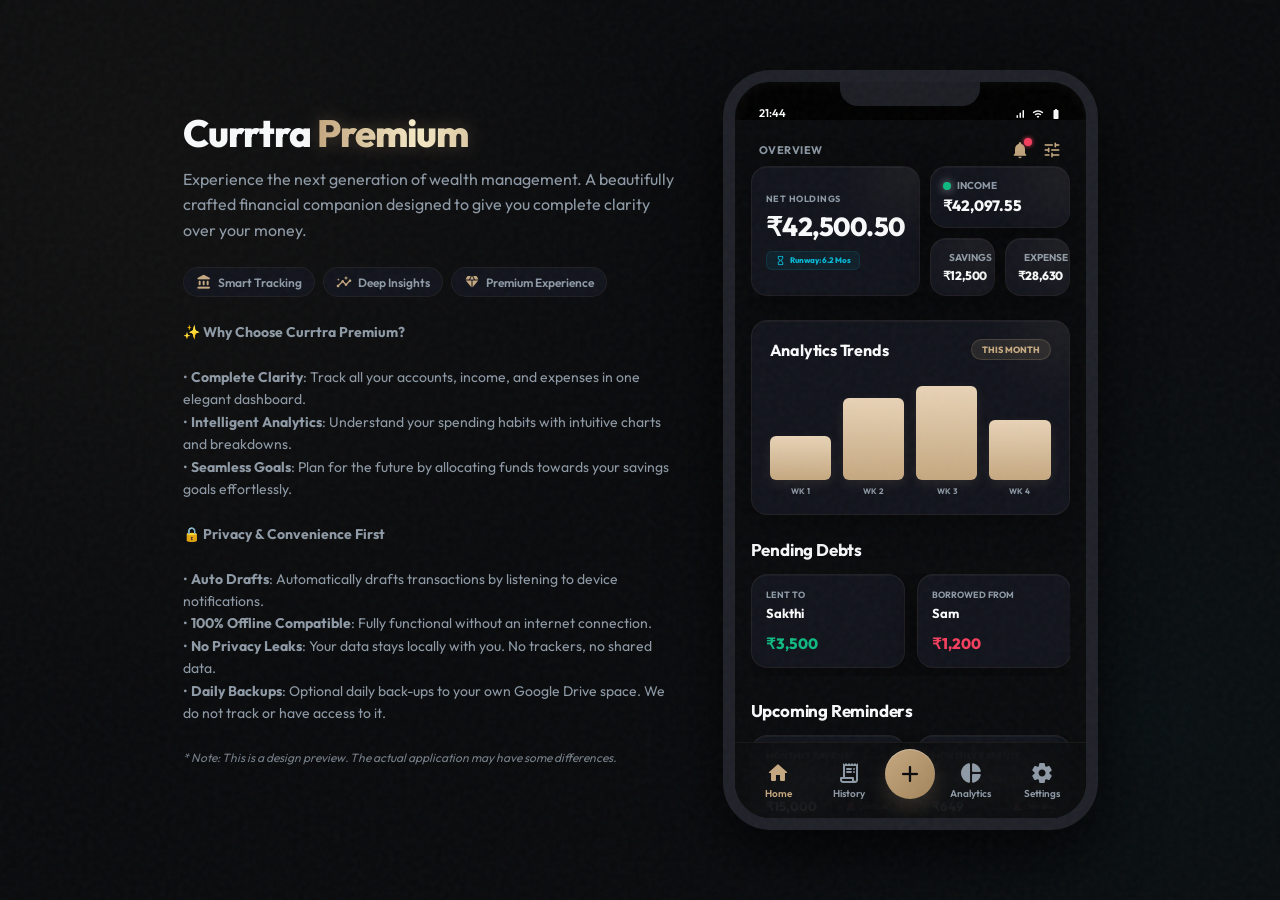
<file: index.html>
<!DOCTYPE html>
<html lang="en">

<head>
    <meta charset="UTF-8">
    <meta name="viewport" content="width=device-width, initial-scale=1.0">
    <meta name="google-site-verification" content="X00dvFpAiwVdChXmKYUXI29Zw65Pla61P0mXZyEY2rg" />
    <title>Currtra Gold - Carbon & Gold Premium Showcase (V2)</title>
    <!-- Google Fonts & Material Icons -->
    <link href="https://fonts.googleapis.com/css2?family=Outfit:wght@300;400;500;600;700;800&display=swap"
        rel="stylesheet">
    <link href="https://fonts.googleapis.com/icon?family=Material+Icons+Round" rel="stylesheet">
    <!-- Modular Sub-Stylesheets -->
    <link rel="stylesheet" href="mock/css/theme.css">
    <link rel="stylesheet" href="mock/css/layout.css">
    <link rel="stylesheet" href="mock/css/home.css">
    <link rel="stylesheet" href="mock/css/history.css">
    <link rel="stylesheet" href="mock/css/add_transaction.css">
    <link rel="stylesheet" href="mock/css/budgets.css">
    <link rel="stylesheet" href="mock/css/analytics.css">
    <link rel="stylesheet" href="mock/css/settings.css">
    <link rel="stylesheet" href="mock/css/overlays.css">

    <!-- Premium CSS Design Hacks -->
    <style>
        :root {
            --bg-dark: #0A0B0D;
            --surface-dark: #12141C;
            --primary: #C5A880;
            /* Desaturated Metal Gold Accent */
            --border: rgba(197, 168, 128, 0.08);
            --border-active: rgba(197, 168, 128, 0.25);
            --card-glow: 0 8px 32px rgba(0, 0, 0, 0.4), inset 0 1px 0 rgba(255, 255, 255, 0.04);
        }

        body {
            background-color: var(--bg-dark) !important;
            font-family: 'Outfit', sans-serif !important;
        }

        .phone-frame {
            background: #000000 !important;
            border-color: #1F2128 !important;
            box-shadow: 0 25px 60px rgba(0, 0, 0, 0.8), inset 0 0 15px rgba(255, 255, 255, 0.05) !important;
        }

        .screen-content {
            background-color: var(--bg-dark) !important;
        }

        /* Bento Grid Visual Dashboard Layout */
        .bento-container {
            display: grid;
            grid-template-columns: 1.2fr 1fr;
            gap: 10px;
            margin-bottom: 24px;
        }

        .bento-left-col {
            display: flex;
            flex-direction: column;
            gap: 10px;
        }

        .bento-right-col {
            display: grid;
            grid-template-rows: auto auto;
            gap: 10px;
        }

        .bento-right-row {
            display: grid;
            grid-template-columns: 1fr 1fr;
            gap: 10px;
        }

        /* Premium Card Contours & Radial Borders */
        .chart-card,
        .sum-card,
        .account-card-premium,
        .budget-row,
        .debt-card-mock,
        .insight-card {
            background-color: var(--surface-dark) !important;
            border: 1px solid var(--border) !important;
            box-shadow: var(--card-glow) !important;
            border-radius: 16px !important;
            position: relative;
            overflow: hidden;
            transition: all 0.3s cubic-bezier(0.25, 0.8, 0.25, 1) !important;
        }

        .chart-card:hover,
        .sum-card:hover,
        .budget-row:hover,
        .debt-card-mock:hover {
            border-color: var(--border-active) !important;
            transform: translateY(-2px);
        }

        /* Aurora Mesh Gradient Surface Gloss */
        .sum-card::after,
        .account-card-premium::after,
        .chart-card::after {
            content: '';
            position: absolute;
            top: -60px;
            right: -60px;
            width: 140px;
            height: 140px;
            background: radial-gradient(circle, rgba(197, 168, 128, 0.06) 0%, transparent 70%);
            pointer-events: none;
            z-index: 1;
        }

        /* Frosted Glass overlay Sheets */
        .sub-view-overlay {
            background-color: rgba(10, 11, 13, 0.82) !important;
            backdrop-filter: blur(25px) !important;
            -webkit-backdrop-filter: blur(25px) !important;
            border-left: 1px solid var(--border) !important;
        }

        /* Hold to Confirm Button styles */
        .hold-btn-container {
            display: flex;
            flex-direction: column;
            align-items: center;
            justify-content: center;
            margin: 24px 0 12px 0;
        }

        .hold-btn {
            position: relative;
            width: 130px;
            height: 130px;
            border-radius: 50%;
            background-color: #151720;
            border: 3px solid var(--border);
            display: flex;
            flex-direction: column;
            align-items: center;
            justify-content: center;
            cursor: pointer;
            user-select: none;
            transition: all 0.3s cubic-bezier(0.175, 0.885, 0.32, 1.275);
            box-shadow: 0 10px 25px rgba(0, 0, 0, 0.5);
        }

        .hold-btn:active {
            transform: scale(0.94);
        }

        .hold-btn .progress-ring {
            position: absolute;
            top: -3px;
            left: -3px;
            width: 130px;
            height: 130px;
            border-radius: 50%;
            border: 3px solid transparent;
            pointer-events: none;
            box-sizing: border-box;
        }

        .hold-btn .icon {
            font-size: 32px;
            color: var(--primary);
            margin-bottom: 4px;
            text-shadow: 0 0 10px rgba(197, 168, 128, 0.3);
        }

        .hold-btn .label {
            font-size: 10px;
            font-weight: 800;
            color: var(--text-secondary);
            letter-spacing: 0.5px;
            text-transform: uppercase;
        }

        /* ====== ADVANCED UI/UX SLEEKNESS INJECTIONS ====== */

        /* 1. Global SVG Noise Texture for Material Tactility */
        .noise-overlay {
            position: fixed;
            top: 0;
            left: 0;
            width: 100%;
            height: 100%;
            pointer-events: none;
            z-index: 9999;
            opacity: 0.035;
            background-image: url("data:image/svg+xml,%3Csvg viewBox='0 0 200 200' xmlns='http://www.w3.org/2000/svg'%3E%3Cfilter id='noiseFilter'%3E%3CfeTurbulence type='fractalNoise' baseFrequency='0.75' numOctaves='3' stitchTiles='stitch'/%3E%3C/filter%3E%3Crect width='100%25' height='100%25' filter='url(%23noiseFilter)'/%3E%3C/svg%3E");
        }

        /* 2. Cursor Tracking Spotlight */
        #cursor-glow {
            position: fixed;
            top: 0;
            left: 0;
            width: 500px;
            height: 500px;
            background: radial-gradient(circle closest-side, rgba(197, 168, 128, 0.08), transparent);
            transform: translate(-50%, -50%);
            pointer-events: none;
            z-index: 0;
            mix-blend-mode: screen;
            transition: opacity 0.5s ease;
            opacity: 0;
        }

        /* 3. 3D Card Hover Effects with Spring Physics */
        .chart-card,
        .sum-card,
        .account-card-premium,
        .insight-card {
            transition: transform 0.5s cubic-bezier(0.175, 0.885, 0.32, 1.275), box-shadow 0.4s ease, border-color 0.4s ease !important;
            transform-style: preserve-3d;
            perspective: 1000px;
        }

        .chart-card:hover,
        .sum-card:hover {
            transform: translateY(-4px) scale(1.02) !important;
            box-shadow: 0 20px 40px rgba(0, 0, 0, 0.7), inset 0 1px 0 rgba(255, 255, 255, 0.1), 0 0 25px rgba(197, 168, 128, 0.15) !important;
            border-color: rgba(197, 168, 128, 0.4) !important;
            z-index: 10;
        }

        /* 4. Animated Shimmering Text for Premium Branding */
        .info-panel h1 span {
            background: linear-gradient(90deg, #C5A880, #FDF5D3, #C5A880, #C5A880);
            background-size: 200% auto;
            color: transparent;
            -webkit-background-clip: text;
            background-clip: text;
            animation: goldShimmer 4s linear infinite;
        }

        @keyframes goldShimmer {
            to {
                background-position: 200% center;
            }
        }

        /* 5. Sub-pixel Inset Shadow for Tabs (Glass Pill effect) */
        .time-filter-btn,
        .sub-view-tab-btn,
        .type-toggle-btn {
            transition: all 0.4s cubic-bezier(0.175, 0.885, 0.32, 1.275);
        }

        .time-filter-btn.active,
        .sub-view-tab-btn.active,
        .type-toggle-btn.active {
            box-shadow: inset 0 1px 1px rgba(255, 255, 255, 0.15), 0 4px 12px rgba(0, 0, 0, 0.4) !important;
            transform: translateY(-1px);
        }

        /* 6. Tactile Liquid Swipe effect for Buttons */
        .submit-btn {
            position: relative;
            overflow: hidden;
            transition: all 0.3s cubic-bezier(0.25, 0.8, 0.25, 1) !important;
        }

        .submit-btn::after {
            content: '';
            position: absolute;
            top: 50%;
            left: 50%;
            width: 0;
            height: 0;
            background: rgba(255, 255, 255, 0.2);
            border-radius: 50%;
            transform: translate(-50%, -50%);
            transition: width 0.6s ease, height 0.6s ease, opacity 0.6s ease;
            opacity: 0;
        }

        .submit-btn:active::after {
            width: 300px;
            height: 300px;
            opacity: 1;
            transition: 0s;
        }

        /* 7. Animated Entrance for Bento Cards (Staggered) */
        .bento-container>div>div {
            animation: floatUp 0.7s cubic-bezier(0.175, 0.885, 0.32, 1.275) backwards;
        }

        .bento-container .bento-left-col>div {
            animation-delay: 0.1s;
        }

        .bento-container .bento-right-col>div:nth-child(1) {
            animation-delay: 0.2s;
        }

        .bento-container .bento-right-col .bento-right-row>div:nth-child(1) {
            animation-delay: 0.3s;
        }

        .bento-container .bento-right-col .bento-right-row>div:nth-child(2) {
            animation-delay: 0.4s;
        }

        @keyframes floatUp {
            from {
                opacity: 0;
                transform: translateY(30px);
                filter: blur(5px);
            }

            to {
                opacity: 1;
                transform: translateY(0);
                filter: blur(0px);
            }
        }
    </style>
</head>

<body>
    <!-- Premium UI/UX Sleekness Additions -->
    <div id="cursor-glow"></div>
    <div class="noise-overlay"></div>

    <div class="workspace">
        <div class="info-panel">
            <h1>Currtra <span>Premium</span></h1>
            <p>Experience the next generation of wealth management. A beautifully crafted financial companion designed
                to give you complete clarity over your money.</p>

            <div class="badge-list">
                <div class="badge-item"><span class="icon material-icons-round">account_balance</span> Smart Tracking
                </div>
                <div class="badge-item"><span class="icon material-icons-round">insights</span> Deep Insights</div>
                <div class="badge-item"><span class="icon material-icons-round">diamond</span> Premium Experience</div>
            </div>

            <p style="font-size: 14px;">✨ <strong>Why Choose Currtra Premium?</strong><br><br>
                • <strong>Complete Clarity</strong>: Track all your accounts, income, and expenses in one elegant
                dashboard.<br>
                • <strong>Intelligent Analytics</strong>: Understand your spending habits with intuitive charts and
                breakdowns.<br>
                • <strong>Seamless Goals</strong>: Plan for the future by allocating funds towards your savings goals
                effortlessly.<br><br>
                🔒 <strong>Privacy & Convenience First</strong><br><br>
                • <strong>Auto Drafts</strong>: Automatically drafts transactions by listening to device
                notifications.<br>
                • <strong>100% Offline Compatible</strong>: Fully functional without an internet connection.<br>
                • <strong>No Privacy Leaks</strong>: Your data stays locally with you. No trackers, no shared data.<br>
                • <strong>Daily Backups</strong>: Optional daily back-ups to your own Google Drive space. We do not
                track or have access to it.
            </p>
            <p style="font-size: 12px; color: var(--text-secondary); margin-top: 16px; opacity: 0.8;">
                <em>* Note: This is a design preview. The actual application may have some differences.</em>
            </p>
        </div>

        <!-- Phone Mockup Frame -->
        <div class="phone-frame">
            <div class="notch"></div>

            <div class="status-bar">
                <div class="left" id="time-display">22:51</div>
                <div class="right">
                    <span class="material-icons-round" style="font-size: 12px;">signal_cellular_alt</span>
                    <span class="material-icons-round" style="font-size: 12px;">wifi</span>
                    <span class="material-icons-round" style="font-size: 12px;">battery_full</span>
                </div>
            </div>

            <!-- Mobile Screen content Viewport -->
            <div class="screen-content">

                <!-- 1. HOME SCREEN TAB -->
                <div class="screen-tab active" id="tab-home">
                    <div
                        style="display: flex; justify-content: space-between; align-items: center; padding: 4px 8px 0px 8px; margin-bottom: 6px;">
                        <span
                            style="font-size: 11px; font-weight: 700; color: var(--text-secondary); letter-spacing: 0.5px; text-transform: uppercase;">Overview</span>
                        <div style="display: flex; gap: 12px; align-items: center;">
                            <div style="position: relative; cursor: pointer; display: flex;"
                                onclick="openOverlayView('draft-inbox')">
                                <span class="material-icons-round"
                                    style="color: var(--primary); font-size: 20px; transition: color 0.2s;">notifications</span>
                                <span id="draft-badge"
                                    style="position: absolute; top: -2px; right: -2px; background: #F43F5E; width: 8px; height: 8px; border-radius: 50%; box-shadow: 0 0 4px #F43F5E;"></span>
                            </div>
                            <span class="material-icons-round filter-indicator-icon-class"
                                style="cursor: pointer; color: var(--primary); font-size: 20px; transition: color 0.2s;"
                                onclick="openAdvancedFilter()">tune</span>
                        </div>
                    </div>

                    <!-- Bento Box Grid Layout -->
                    <div class="bento-container">
                        <div class="bento-left-col">
                            <div class="chart-card"
                                style="margin-bottom: 0; padding: 18px 14px; display: flex; flex-direction: column; justify-content: center; height: 100%;">
                                <label
                                    style="font-size: 9px; font-weight: 700; color: var(--text-secondary); letter-spacing: 0.5px; text-transform: uppercase;">Net
                                    Holdings</label>
                                <h2 id="home-net-balance"
                                    style="font-size: 26px; font-weight: 800; color: var(--text-white); margin: 6px 0 8px 0; letter-spacing: -0.5px;">
                                    ₹42,500.50</h2>
                                <span
                                    style="font-size: 8px; color: var(--saving); font-weight: 800; background-color: rgba(6,182,212,0.08); padding: 3px 8px; border-radius: 6px; width: fit-content; display: inline-flex; align-items: center; gap: 4px; border: 1px solid rgba(6,182,212,0.12);">
                                    <span class="material-icons-round" style="font-size: 11px;">hourglass_empty</span>
                                    Runway: 6.2 Mos
                                </span>
                            </div>
                        </div>

                        <div class="bento-right-col">
                            <div class="sum-card" style="color: var(--income); padding: 12px; margin-bottom: 0;">
                                <div class="label-row" style="margin-bottom: 4px;">
                                    <span class="dot" style="background-color: var(--income);"></span>
                                    Income
                                </div>
                                <h4 id="home-income-sum" style="font-size: 15px; font-weight: 800; margin: 0;">₹54,000
                                </h4>
                            </div>

                            <div class="bento-right-row">
                                <div class="sum-card" style="color: var(--saving); padding: 12px; margin-bottom: 0;">
                                    <div class="label-row" style="margin-bottom: 4px;">
                                        <span class="dot" style="background-color: var(--saving);"></span>
                                        Savings
                                    </div>
                                    <h4 id="home-saving-sum" style="font-size: 12px; font-weight: 800; margin: 0;">
                                        ₹12,500</h4>
                                </div>
                                <div class="sum-card" style="color: var(--expense); padding: 12px; margin-bottom: 0;">
                                    <div class="label-row" style="margin-bottom: 4px;">
                                        <span class="dot" style="background-color: var(--expense);"></span>
                                        Expense
                                    </div>
                                    <h4 id="home-expense-sum" style="font-size: 12px; font-weight: 800; margin: 0;">
                                        ₹24,000</h4>
                                </div>
                            </div>
                        </div>
                    </div>

                    <!-- Custom Visual Canvas Chart Mock -->
                    <div class="chart-card">
                        <div class="chart-header">
                            <h3>Analytics Trends</h3>
                            <span class="chart-filter">THIS MONTH</span>
                        </div>
                        <div class="chart-placeholder">
                            <div class="chart-bar-container">
                                <div class="chart-bar" style="height: 40%;"></div>
                                <span class="chart-bar-label">Wk 1</span>
                            </div>
                            <div class="chart-bar-container">
                                <div class="chart-bar" style="height: 75%;"></div>
                                <span class="chart-bar-label">Wk 2</span>
                            </div>
                            <div class="chart-bar-container">
                                <div class="chart-bar" style="height: 90%;"></div>
                                <span class="chart-bar-label">Wk 3</span>
                            </div>
                            <div class="chart-bar-container">
                                <div class="chart-bar" style="height: 55%;"></div>
                                <span class="chart-bar-label">Wk 4</span>
                            </div>
                        </div>
                    </div>

                    <!-- Active Horizonal Debt Carousel -->
                    <div class="section-title">
                        <h3>Pending Debts</h3>
                    </div>
                    <div class="debt-carousel" id="home-debts-list">
                        <!-- Seeded debt items injected via JS -->
                    </div>

                    <!-- Upcoming Reminders Carousel -->
                    <div class="section-title">
                        <h3>Upcoming Reminders</h3>
                    </div>
                    <div class="debt-carousel" id="home-scheduled-list">
                        <!-- Loaded dynamically via JS -->
                    </div>

                    <!-- Recent Activity Section -->
                    <div class="section-title">
                        <h3>Recent Transactions</h3>
                    </div>
                    <div class="tx-list" id="home-recent-tx">
                        <!-- Seeded transactions injected via JS -->
                    </div>
                </div>

                <!-- 2. HISTORY SCREEN TAB -->
                <div class="screen-tab" id="tab-transactions">
                    <h3 style="margin: 0 0 12px 0; font-size: 18px;">Transaction History</h3>
                    <div style="display: flex; gap: 8px; margin-bottom: 12px; align-items: center;">
                        <input type="text" class="custom-text-input" placeholder="Search logs..." id="tx-search-bar"
                            style="margin-bottom: 0; flex: 1;">
                        <div class="chip-option filter-indicator-icon-class"
                            style="padding: 0; width: 42px; height: 42px; display: flex; align-items: center; justify-content: center; border-radius: 12px; margin-bottom: 0; flex-shrink: 0;"
                            onclick="openAdvancedFilter()">
                            <span class="material-icons-round" style="font-size: 20px;">tune</span>
                        </div>
                    </div>

                    <div class="tx-list" id="history-tx-list">
                        <!-- Loaded history items injected via JS -->
                    </div>
                </div>

                <!-- 3. ADD TRANSACTION SCREEN TAB -->
                <div class="screen-tab" id="tab-add">
                    <h3 style="margin: 0 0 16px 0; font-size: 18px;">Record Transaction</h3>

                    <!-- Draft Source Banner -->
                    <div id="draft-source-banner"
                        style="display: none; background: rgba(197, 168, 128, 0.15); padding: 8px 12px; border-radius: 8px; margin-bottom: 16px; cursor: pointer; align-items: center;"
                        onclick="showDraftRawMessage()">
                        <span class="material-icons-round" style="color: var(--primary); font-size: 16px;">info</span>
                        <span id="draft-source-text"
                            style="color: var(--primary); font-size: 12px; font-weight: 500; margin-left: 8px;">Drafted
                            from Messages</span>
                    </div>

                    <!-- Type Toggle -->
                    <div class="type-toggle">
                        <div class="type-toggle-btn active" onclick="setFormType('EXPENSE')">Expense</div>
                        <div class="type-toggle-btn" onclick="setFormType('INCOME')">Income</div>
                        <div class="type-toggle-btn" onclick="setFormType('SAVING')">Saving</div>
                        <div class="type-toggle-btn" onclick="setFormType('TRANSFER')">Transfer</div>
                    </div>

                    <!-- Amount Box -->
                    <div class="input-amount-box">
                        <span class="prefix">₹</span>
                        <input type="number" id="form-amount" placeholder="0" min="1">
                    </div>

                    <!-- Bank Account Chips -->
                    <label class="form-label">Debit Source Account</label>
                    <div class="chip-grid" id="source-wallet-chips">
                        <!-- Seeded dynamically via JS -->
                    </div>

                    <!-- Target Account Section (Transfer) -->
                    <div id="transfer-target-section" style="display: none;">
                        <label class="form-label">Credit Target Account</label>
                        <div class="chip-grid" id="target-wallet-chips">
                            <!-- Seeded dynamically via JS -->
                        </div>
                    </div>

                    <!-- Relational Payment Dropdowns -->
                    <label class="form-label">Spent Via (Payment Mode)</label>
                    <div style="position: relative; width: 100%; margin-bottom: 20px;">
                        <div class="custom-dropdown" onclick="toggleDropdown()">
                            <span id="selected-payment-mode">UPI</span>
                            <span class="material-icons-round" style="font-size: 18px;">expand_more</span>
                        </div>
                        <div class="dropdown-menu-list" id="payment-mode-dropdown-list">
                            <!-- Populated dynamically via JS -->
                        </div>
                    </div>

                    <!-- Categories select chips -->
                    <div id="category-selection-section">
                        <label class="form-label">Category</label>
                        <div class="chip-grid" id="form-category-chips">
                            <!-- Seeded via JS -->
                        </div>
                    </div>

                    <!-- Note input -->
                    <label class="form-label">Description / Notes</label>
                    <input type="text" class="custom-text-input" id="form-note"
                        placeholder="E.g., Dinner bill, salary, transfer note..." style="margin-bottom: 20px;">

                    <!-- Tag selector -->
                    <label class="form-label">Transaction #Tag</label>
                    <input type="text" class="custom-text-input" id="form-tag"
                        placeholder="E.g., #trip, #office, #gifts" style="margin-bottom: 12px;">
                    <div class="chip-grid" id="form-preset-tags" style="margin-bottom: 20px;">
                        <!-- Preset tags loaded dynamically via JS -->
                    </div>

                    <button class="submit-btn" onclick="executeFormSubmit()">Save Transaction</button>
                </div>

                <!-- 4. ANALYTICS & INSIGHTS SCREEN TAB -->
                <div class="screen-tab" id="tab-analytics">
                    <div
                        style="display: flex; justify-content: space-between; align-items: flex-start; margin-bottom: 4px;">
                        <div>
                            <h3 style="margin: 0; font-size: 18px;">Insights & Analytics</h3>
                            <p style="color: var(--text-secondary); font-size: 11px; margin: 4px 0 0 0;">Financial
                                trends, savings rate, and category breakdowns.</p>
                        </div>
                        <span class="material-icons-round filter-indicator-icon-class"
                            style="cursor: pointer; color: var(--primary); font-size: 20px; transition: color 0.2s; margin-top: 2px;"
                            onclick="openAdvancedFilter()">tune</span>
                    </div>

                    <!-- Dynamic Timeline Switcher Pills -->
                    <div class="time-filter-tabs">
                        <div class="time-filter-btn" id="time-filter-week" onclick="setAnalyticsTimeRange('WEEK')">This
                            Week</div>
                        <div class="time-filter-btn active" id="time-filter-month"
                            onclick="setAnalyticsTimeRange('MONTH')">This Month</div>
                        <div class="time-filter-btn" id="time-filter-all" onclick="setAnalyticsTimeRange('ALL')">All
                            Time</div>
                    </div>

                    <!-- Sub-tabs within Analytics -->
                    <div class="sub-view-tabs" style="margin-bottom: 20px;">
                        <div class="sub-view-tab-btn active" id="analytics-sub-tab-overview"
                            onclick="switchAnalyticsSubTab('OVERVIEW')">Overview</div>
                        <div class="sub-view-tab-btn" id="analytics-sub-tab-trends"
                            onclick="switchAnalyticsSubTab('TRENDS')">Trends</div>
                        <div class="sub-view-tab-btn" id="analytics-sub-tab-budgets"
                            onclick="switchAnalyticsSubTab('BUDGETS')">Budgets</div>
                        <div class="sub-view-tab-btn" id="analytics-sub-tab-goals"
                            onclick="switchAnalyticsSubTab('GOALS')">Goals</div>
                    </div>

                    <!-- SUB-TAB CONTENT A: OVERVIEW METRICS -->
                    <div id="analytics-panel-overview">
                        <div class="analytics-metric-grid">
                            <div class="analytics-card-premium">
                                <span class="label">Health Score</span>
                                <div class="value" id="analytics-health-val">85/100</div>
                                <span class="change-indicator positive" id="analytics-health-status">
                                    <span class="material-icons-round"
                                        style="font-size:10px; vertical-align:middle; margin-right:2px;">trending_up</span>
                                    Excellent Health
                                </span>
                            </div>
                            <div class="analytics-card-premium">
                                <span class="label">Savings Rate</span>
                                <div class="value" id="analytics-savings-rate-val">23.1%</div>
                                <span class="change-indicator positive" id="analytics-savings-status">
                                    <span class="material-icons-round"
                                        style="font-size:10px; vertical-align:middle; margin-right:2px;">check_circle</span>
                                    Ideal Rate (&gt;20%)
                                </span>
                            </div>
                        </div>

                        <!-- Monthly Surplus Card -->
                        <div class="analytics-card-premium"
                            style="margin-bottom: 16px; background: linear-gradient(135deg, rgba(22, 25, 31, 0.75) 0%, rgba(16, 185, 129, 0.05) 100%); border-color: rgba(16, 185, 129, 0.25);">
                            <span class="label" style="color:var(--income);" id="analytics-surplus-label">Monthly Cash
                                Flow Surplus</span>
                            <div class="value" id="analytics-surplus-val" style="font-size:24px; color:var(--income);">
                                ₹17,500.50</div>
                            <span style="font-size:10px; color:var(--text-secondary); display:block; margin-top:4px;"
                                id="analytics-surplus-desc">Your income exceeds all spending allocations. Good
                                job!</span>
                        </div>

                        <!-- Automated Runways & Interactive Insight Card -->
                        <div class="insight-carousel-container" id="analytics-insight-container">
                            <!-- Programmatic insight cards injected here -->
                        </div>

                        <div class="analytics-metric-grid">
                            <div class="analytics-card-premium">
                                <span class="label">Daily Avg Spent</span>
                                <div class="value" id="analytics-daily-avg-val">₹800</div>
                                <span style="font-size:9px; color:var(--text-secondary);"
                                    id="analytics-daily-avg-period">30 Days Average</span>
                            </div>
                            <div class="analytics-card-premium">
                                <span class="label">Disposable Cash</span>
                                <div class="value" id="analytics-disposable-val">₹4,000</div>
                                <span style="font-size:9px; color:var(--text-secondary);">Cash Reserve Wallet</span>
                            </div>
                        </div>
                    </div>

                    <!-- SUB-TAB CONTENT B: TRENDS & CONIC DONUT -->
                    <div id="analytics-panel-trends" style="display: none;">
                        <div class="trends-chart-mock">
                            <div class="trends-chart-header">
                                <span class="trends-chart-title">Expense Distribution</span>
                                <span style="font-size:10px; color:var(--text-secondary);"
                                    id="analytics-total-exp-label">Total: ₹11,500</span>
                            </div>

                            <div class="donut-chart-container">
                                <div class="donut-chart-mock" id="analytics-donut-graphic" style="cursor: pointer;">
                                    <div class="donut-chart-center-text">
                                        <span class="title">Expenses</span>
                                        <div class="value" id="analytics-donut-center-val">42% Spent</div>
                                    </div>
                                </div>

                                <div class="donut-legend" id="analytics-donut-legend">
                                    <!-- Legend list rendered dynamically via JS -->
                                </div>
                            </div>
                        </div>

                        <!-- Cash Flow Bar chart -->
                        <div class="trends-chart-mock">
                            <div class="trends-chart-header">
                                <span class="trends-chart-title">Cash Flow Chronology</span>
                                <span style="font-size: 10px; color:var(--text-secondary);"
                                    id="analytics-chronology-title">4 Week Analytics</span>
                            </div>

                            <div class="trends-chart-bars" id="analytics-bars-container">
                                <div class="trends-bar-pair-container" id="trends-bar-wk1"
                                    onclick="selectChronologyWeek(1)">
                                    <div class="trends-bar-pair">
                                        <div class="trends-bar income" id="trends-bar-inc1" style="height: 60px;"></div>
                                        <div class="trends-bar expense" id="trends-bar-exp1" style="height: 35px;">
                                        </div>
                                    </div>
                                    <span class="trends-bar-label" id="trends-label-wk1">Wk 1</span>
                                </div>
                                <div class="trends-bar-pair-container" id="trends-bar-wk2"
                                    onclick="selectChronologyWeek(2)">
                                    <div class="trends-bar-pair">
                                        <div class="trends-bar income" id="trends-bar-inc2" style="height: 80px;"></div>
                                        <div class="trends-bar expense" id="trends-bar-exp2" style="height: 45px;">
                                        </div>
                                    </div>
                                    <span class="trends-bar-label" id="trends-label-wk2">Wk 2</span>
                                </div>
                                <div class="trends-bar-pair-container" id="trends-bar-wk3"
                                    onclick="selectChronologyWeek(3)">
                                    <div class="trends-bar-pair">
                                        <div class="trends-bar income" id="trends-bar-inc3" style="height: 70px;"></div>
                                        <div class="trends-bar expense" id="trends-bar-exp3" style="height: 50px;">
                                        </div>
                                    </div>
                                    <span class="trends-bar-label" id="trends-label-wk3">Wk 3</span>
                                </div>
                                <div class="trends-bar-pair-container" id="trends-bar-wk4"
                                    onclick="selectChronologyWeek(4)">
                                    <div class="trends-bar-pair">
                                        <div class="trends-bar income" id="trends-bar-inc4" style="height: 95px;"></div>
                                        <div class="trends-bar expense" id="trends-bar-exp4" style="height: 60px;">
                                        </div>
                                    </div>
                                    <span class="trends-bar-label" id="trends-label-wk4">Wk 4</span>
                                </div>
                            </div>

                            <div class="trends-legend-indicator">
                                <div style="display:flex; align-items:center; gap:4px;"><span
                                        style="width:8px; height:8px; background-color:var(--income); border-radius:50%;"></span>
                                    Income</div>
                                <div style="display:flex; align-items:center; gap:4px;"><span
                                        style="width:8px; height:8px; background-color:var(--expense); border-radius:50%;"></span>
                                    Expenses</div>
                            </div>
                        </div>

                        <!-- Interactive Drilldown Summary -->
                        <div class="interactive-drilldown-card" id="analytics-drilldown-panel" style="display: none;">
                            <div class="drilldown-header">
                                <h4 id="drilldown-title">Food & Dining Breakdown</h4>
                                <span class="close-drilldown-btn material-icons-round"
                                    onclick="closeDrilldownPanel()">close</span>
                            </div>
                            <div id="drilldown-stats-row" class="drilldown-stats">
                                <div class="drilldown-stat-item">
                                    <span class="lbl">Total Flowed</span>
                                    <span class="val" id="drilldown-total-flow">₹4,000</span>
                                </div>
                                <div class="drilldown-stat-item">
                                    <span class="lbl">Tx Count</span>
                                    <span class="val" id="drilldown-tx-count">1</span>
                                </div>
                                <div class="drilldown-stat-item">
                                    <span class="lbl">Average Size</span>
                                    <span class="val" id="drilldown-avg-size">₹4,000</span>
                                </div>
                            </div>
                            <div class="drilldown-tx-list" id="drilldown-transactions-list">
                                <!-- Loaded transactions dynamically via JS -->
                            </div>
                        </div>
                    </div>

                    <!-- SUB-TAB CONTENT C: BUDGET INDICATORS -->
                    <div id="analytics-panel-budgets" style="display: none;">
                        <div class="budget-list" id="analytics-budget-meters-list">
                            <!-- Loaded budget indicators injected via JS -->
                        </div>
                    </div>

                    <!-- SUB-TAB CONTENT D: SAVINGS GOALS -->
                    <div id="analytics-panel-goals" style="display: none;">
                        <div class="budget-list" id="analytics-goals-list"
                            style="display: flex; flex-direction: column; gap: 14px;">
                            <!-- Loaded dynamically via JS -->
                        </div>

                        <div style="border-top: 1px solid var(--border); padding-top: 20px; margin-top: 20px;">
                            <h4 style="margin: 0 0 12px 0; font-size: 14px; color: var(--primary);">Create Savings Goal
                            </h4>

                            <label class="form-label">Goal Name</label>
                            <input type="text" class="custom-text-input"
                                placeholder="E.g. Travel Fund, Emergency Reserve" id="goal-name-input"
                                style="margin-bottom: 12px;">

                            <label class="form-label">Target Amount (INR)</label>
                            <input type="number" class="custom-text-input" placeholder="Target amount (e.g. 50000)"
                                id="goal-target-input" style="margin-bottom: 12px;">

                            <label class="form-label">Target Date</label>
                            <input type="date" class="custom-text-input" id="goal-date-input"
                                style="margin-bottom: 20px; color-scheme: dark;">

                            <button class="submit-btn" style="padding: 12px;" onclick="addCustomSavingsGoal()">Create
                                Goal</button>
                        </div>
                    </div>
                </div>

                <!-- 5. SETTINGS SCREEN TAB -->
                <div class="screen-tab" id="tab-settings">
                    <h3 style="margin: 0 0 4px 0; font-size: 18px;">Settings</h3>
                    <p style="color: var(--text-secondary); font-size: 11px; margin: 0 0 16px 0;">Configure your
                        financial relationships and category taxonomy.</p>

                    <div class="settings-menu">
                        <div class="settings-card">
                            <div class="settings-row" onclick="openOverlayView('accounts')">
                                <div class="left">
                                    <span class="icon material-icons-round">account_balance</span>
                                    <span class="title">Manage Accounts & Payment Modes</span>
                                </div>
                                <span class="right-arrow material-icons-round">chevron_right</span>
                            </div>
                            <div class="settings-row" onclick="openOverlayView('custom-categories')">
                                <div class="left">
                                    <span class="icon material-icons-round">category</span>
                                    <span class="title">Flow Categories (Income, Expense, Saving)</span>
                                </div>
                                <span class="right-arrow material-icons-round">chevron_right</span>
                            </div>
                            <div class="settings-row" onclick="openOverlayView('debts')">
                                <div class="left">
                                    <span class="icon material-icons-round">people</span>
                                    <span class="title">Manage Debts & Loans</span>
                                </div>
                                <span class="right-arrow material-icons-round">chevron_right</span>
                            </div>
                            <div class="settings-row" onclick="openOverlayView('scheduled')">
                                <div class="left">
                                    <span class="icon material-icons-round">schedule</span>
                                    <span class="title">Recurring & Scheduled Payments</span>
                                </div>
                                <span class="right-arrow material-icons-round">chevron_right</span>
                            </div>
                        </div>

                        <div class="settings-card">
                            <div class="settings-row" onclick="triggerSAFBackup('export')">
                                <div class="left">
                                    <span class="icon material-icons-round">cloud_upload</span>
                                    <span class="title">Export Database Backup</span>
                                </div>
                                <span class="right-arrow material-icons-round">chevron_right</span>
                            </div>
                            <div class="settings-row" onclick="triggerSAFBackup('import')">
                                <div class="left">
                                    <span class="icon material-icons-round">cloud_download</span>
                                    <span class="title">Restore Database Backup</span>
                                </div>
                                <span class="right-arrow material-icons-round">chevron_right</span>
                            </div>
                        </div>

                        <div class="settings-card">
                            <div class="settings-row">
                                <div class="left">
                                    <span class="icon material-icons-round">fingerprint</span>
                                    <span class="title">Biometrics Security</span>
                                </div>
                                <span class="right-arrow material-icons-round">toggle_on</span>
                            </div>
                        </div>
                    </div>
                </div>

                <!-- SUB-VIEW INTERACTIVE OVERLAYS -->
                <!-- A. Manage Accounts -->
                <div class="sub-view-overlay" id="overlay-accounts">
                    <div class="sub-view-header">
                        <span class="back-icon-btn material-icons-round"
                            onclick="closeOverlayView('accounts')">arrow_back</span>
                        <h3>Manage Accounts</h3>
                    </div>

                    <div class="tax-alert-info">
                        <span class="material-icons-round info-icon">info</span>
                        <span>
                            <strong>Real-World Banking</strong>: Bank accounts/cards are your core holdings. Payment
                            modes (instruments like GPay UPI, Swipe Card, Paytm) are spent via. Tap any card below to
                            expand details and manage linked modes directly!
                        </span>
                    </div>

                    <label class="form-label">Existing Accounts & Cards</label>
                    <div id="settings-accounts-list" style="margin-bottom: 24px;">
                        <!-- Custom Expanded Credit Card containers will be loaded dynamically via JS -->
                    </div>

                    <div style="border-top: 1px solid var(--border); padding-top: 20px; margin-top: 20px;">
                        <h4 style="margin: 0 0 12px 0; font-size: 14px; color: var(--primary);">Add Account / Card</h4>

                        <label class="form-label">Account / Instrument Name</label>
                        <input type="text" class="custom-text-input"
                            placeholder="Account name (e.g. Axis Active Bank, SBI Credit Card)"
                            id="settings-account-name-input" style="margin-bottom: 12px;">

                        <label class="form-label">Initial Balance (INR)</label>
                        <input type="number" class="custom-text-input" placeholder="Opening Balance (e.g. 25000)"
                            id="settings-account-bal-input" style="margin-bottom: 12px;">

                        <label class="form-label">Account Type</label>
                        <div class="type-toggle" style="margin-bottom: 16px; height: 38px;">
                            <div class="type-toggle-btn active" id="acct-type-bank-btn"
                                onclick="setNewAccountType('BANK')">Bank Account</div>
                            <div class="type-toggle-btn" id="acct-type-cc-btn"
                                onclick="setNewAccountType('CREDIT_CARD')">Credit Card</div>
                            <div class="type-toggle-btn" id="acct-type-cash-btn" onclick="setNewAccountType('CASH')">
                                Cash Account</div>
                        </div>

                        <div id="new-account-modes-container" style="margin-bottom: 20px;">
                            <label class="form-label">Linked Payment Modes</label>
                            <div class="chip-grid" id="new-account-preset-instruments" style="margin-bottom: 12px;">
                                <!-- Rendered dynamically via JS -->
                            </div>

                            <!-- Relational UPI Apps Sub-Checklist -->
                            <div id="new-account-upi-apps-container" style="display: none; margin-bottom: 12px;"></div>
                        </div>

                        <button class="submit-btn" style="padding: 12px;" onclick="addCustomAccount()">Create
                            Account</button>
                    </div>
                </div>

                <!-- B. Flow Categories -->
                <div class="sub-view-overlay" id="overlay-custom-categories">
                    <div class="sub-view-header">
                        <span class="back-icon-btn material-icons-round"
                            onclick="closeOverlayView('custom-categories')">arrow_back</span>
                        <h3>Flow Categories</h3>
                    </div>

                    <div class="tax-alert-info">
                        <span class="material-icons-round info-icon">repeat</span>
                        <span>
                            <strong>Repeating Taxonomy</strong>: Currtra organizes categories into separate grids for
                            <strong>Income</strong>, <strong>Expense</strong>, and <strong>Savings</strong> flows.
                            Identical names (e.g., <em>Mutual Funds</em>) are allowed to repeat across lists to support
                            both savings goals and expense allocations!
                        </span>
                    </div>

                    <!-- Flow selector Tabs -->
                    <div class="sub-view-tabs">
                        <div class="sub-view-tab-btn active" id="settings-cat-tab-expense"
                            onclick="switchSettingsCategoryTab('EXPENSE')">Expense</div>
                        <div class="sub-view-tab-btn" id="settings-cat-tab-income"
                            onclick="switchSettingsCategoryTab('INCOME')">Income</div>
                        <div class="sub-view-tab-btn" id="settings-cat-tab-saving"
                            onclick="switchSettingsCategoryTab('SAVING')">Saving</div>
                    </div>

                    <label class="form-label" id="settings-cat-label">Current Expense Categories</label>
                    <div id="settings-categories-list" style="margin-bottom: 24px;">
                        <!-- Seeded categories will be populated dynamically via JS -->
                    </div>

                    <div style="border-top: 1px solid var(--border); padding-top: 20px; margin-top: 20px;">
                        <h4 style="margin: 0 0 12px 0; font-size: 14px; color: var(--primary);"
                            id="add-cat-flow-header">Create Custom Expense Category</h4>

                        <label class="form-label">Category Name</label>
                        <input type="text" class="custom-text-input" placeholder="Category name (e.g. Groceries, Rent)"
                            id="settings-custom-cat-input" style="margin-bottom: 12px;">

                        <button class="submit-btn" style="padding: 12px;" onclick="addCustomCategory()">Create
                            Category</button>
                    </div>
                </div>

                <!-- C. Manage Debts -->
                <div class="sub-view-overlay" id="overlay-debts">
                    <div class="sub-view-header">
                        <span class="back-icon-btn material-icons-round"
                            onclick="closeOverlayView('debts')">arrow_back</span>
                        <h3>Manage Debts</h3>
                    </div>

                    <div class="tax-alert-info">
                        <span class="material-icons-round info-icon">people</span>
                        <span>
                            <strong>Debts & Loans Ledger</strong>: Lending decreases your wallet balance as capital
                            leaves. Borrowing increases your wallet balance as cash enters. Settle obligations when
                            payments are finalized to automatically synchronize bank reserves.
                        </span>
                    </div>

                    <div class="analytics-metric-grid" style="margin-bottom: 16px;">
                        <div class="analytics-card-premium" style="border-color: rgba(16, 185, 129, 0.25);">
                            <span class="label" style="color:var(--income)">Total Lent</span>
                            <div class="value" id="debts-lent-val" style="color:var(--income)">₹0</div>
                        </div>
                        <div class="analytics-card-premium" style="border-color: rgba(244, 63, 94, 0.25);">
                            <span class="label" style="color:var(--expense)">Total Borrowed</span>
                            <div class="value" id="debts-borrowed-val" style="color:var(--expense)">₹0</div>
                        </div>
                    </div>

                    <div class="sub-view-tabs" style="margin-bottom: 16px;">
                        <div class="sub-view-tab-btn active" id="debt-tab-active"
                            onclick="switchDebtFilterTab('ACTIVE')">Active</div>
                        <div class="sub-view-tab-btn" id="debt-tab-settled" onclick="switchDebtFilterTab('SETTLED')">
                            Settled</div>
                    </div>

                    <label class="form-label" id="debts-list-label">Active Debt Records</label>
                    <div id="settings-debts-list"
                        style="margin-bottom: 24px; display: flex; flex-direction: column; gap: 10px;">
                        <!-- Loaded dynamically via JS -->
                    </div>

                    <div style="border-top: 1px solid var(--border); padding-top: 20px; margin-top: 20px;">
                        <h4 style="margin: 0 0 12px 0; font-size: 14px; color: var(--primary);">Add Debt / Loan Record
                        </h4>

                        <label class="form-label">Person Name</label>
                        <input type="text" class="custom-text-input" placeholder="E.g., Sakthi, Sam"
                            id="debt-person-input" style="margin-bottom: 12px;">

                        <label class="form-label">Debt Type</label>
                        <div class="type-toggle" style="margin-bottom: 12px; height: 38px;">
                            <div class="type-toggle-btn active" id="debt-type-lent-btn"
                                onclick="setDebtFormType('LENT')">Lent (Owed to Me)</div>
                            <div class="type-toggle-btn" id="debt-type-borrowed-btn"
                                onclick="setDebtFormType('BORROWED')">Borrowed (I Owe)</div>
                        </div>

                        <label class="form-label">Amount (INR)</label>
                        <input type="number" class="custom-text-input" placeholder="Amount" id="debt-amount-input"
                            style="margin-bottom: 12px;">

                        <label class="form-label">Linked Account</label>
                        <div class="chip-grid" id="debt-wallet-chips" style="margin-bottom: 16px;">
                            <!-- Seeded dynamically via JS -->
                        </div>

                        <label class="form-label">Description / Notes</label>
                        <input type="text" class="custom-text-input" placeholder="Notes..." id="debt-notes-input"
                            style="margin-bottom: 12px;">

                        <label class="form-label">Expected Settlement Date (Optional)</label>
                        <input type="date" class="custom-text-input" id="debt-due-date-input"
                            style="margin-bottom: 20px; color-scheme: dark;">

                        <button class="submit-btn" style="padding: 12px;" onclick="addCustomDebt()">Create Debt
                            Record</button>
                    </div>
                </div>

                <!-- D. Scheduled & Recurring Payments -->
                <div class="sub-view-overlay" id="overlay-scheduled">
                    <div class="sub-view-header">
                        <span class="back-icon-btn material-icons-round"
                            onclick="closeOverlayView('scheduled')">arrow_back</span>
                        <h3>Scheduled Payments</h3>
                    </div>

                    <div class="tax-alert-info">
                        <span class="material-icons-round info-icon">schedule</span>
                        <span>
                            <strong>Scheduled Payments & Reminders</strong>: Track upcoming subscriptions, utility
                            bills, or repeating income. Tap <strong>"Settle & Log"</strong> on any reminder to record
                            the transaction instantly and automatically roll the due date to the next period!
                        </span>
                    </div>

                    <label class="form-label">Active Reminders & Scheduled Payments</label>
                    <div id="settings-scheduled-list"
                        style="margin-bottom: 24px; display: flex; flex-direction: column; gap: 10px;">
                        <!-- Dynamically loaded scheduled payments -->
                    </div>

                    <div style="border-top: 1px solid var(--border); padding-top: 20px; margin-top: 20px;">
                        <h4 style="margin: 0 0 12px 0; font-size: 14px; color: var(--primary);">Schedule New Payment /
                            Reminder</h4>

                        <label class="form-label">Payment / Reminder Name</label>
                        <input type="text" class="custom-text-input" placeholder="E.g. Electricity Bill, Netflix"
                            id="sched-name-input" style="margin-bottom: 12px;">

                        <label class="form-label">Flow Type</label>
                        <div class="type-toggle" style="margin-bottom: 12px; height: 38px;">
                            <div class="type-toggle-btn active" id="sched-type-expense-btn"
                                onclick="setSchedFormType('EXPENSE')">Expense</div>
                            <div class="type-toggle-btn" id="sched-type-income-btn"
                                onclick="setSchedFormType('INCOME')">Income</div>
                        </div>

                        <label class="form-label">Amount (INR)</label>
                        <input type="number" class="custom-text-input" placeholder="Amount" id="sched-amount-input"
                            style="margin-bottom: 12px;">

                        <label class="form-label">Frequency</label>
                        <div class="type-toggle" style="margin-bottom: 12px; height: 38px;">
                            <div class="type-toggle-btn active" id="sched-freq-monthly-btn"
                                onclick="setSchedFormFreq('MONTHLY')">Monthly</div>
                            <div class="type-toggle-btn" id="sched-freq-weekly-btn"
                                onclick="setSchedFormFreq('WEEKLY')">Weekly</div>
                            <div class="type-toggle-btn" id="sched-freq-once-btn" onclick="setSchedFormFreq('ONCE')">
                                One-Time</div>
                        </div>

                        <label class="form-label">Next Due Date</label>
                        <input type="date" class="custom-text-input" id="sched-due-date-input"
                            style="margin-bottom: 12px; color-scheme: dark;">

                        <label class="form-label">Category</label>
                        <div class="chip-grid" id="sched-category-chips" style="margin-bottom: 12px;">
                            <!-- Seeded dynamically via JS -->
                        </div>

                        <label class="form-label">Linked Account</label>
                        <div class="chip-grid" id="sched-wallet-chips" style="margin-bottom: 16px;">
                            <!-- Seeded dynamically via JS -->
                        </div>

                        <label class="form-label">Notes / Description</label>
                        <input type="text" class="custom-text-input" placeholder="Optional notes" id="sched-notes-input"
                            style="margin-bottom: 20px;">

                        <button class="submit-btn" style="padding: 12px;" onclick="addCustomScheduledPayment()">Schedule
                            Payment</button>
                    </div>
                </div>

                <!-- E. Advanced Filter Overlay Sub-view -->
                <div class="sub-view-overlay" id="overlay-advanced-filter">
                    <div class="sub-view-header">
                        <span class="back-icon-btn material-icons-round"
                            onclick="closeOverlayView('advanced-filter')">arrow_back</span>
                        <h3>Advanced Filters</h3>
                    </div>

                    <div class="tax-alert-info">
                        <span class="material-icons-round info-icon">filter_alt</span>
                        <span>
                            <strong>Advanced Filter Panel</strong>: Configure multi-conditional constraints to narrow
                            down transaction views across the dashboard, transaction log history, and analytics tabs.
                        </span>
                    </div>

                    <label class="form-label">Transaction Flow Type</label>
                    <div class="chip-grid" id="filter-type-chips">
                        <!-- Seeded dynamically via JS -->
                    </div>

                    <label class="form-label">Linked Account / Wallet</label>
                    <div class="chip-grid" id="filter-wallet-chips">
                        <!-- Seeded dynamically via JS -->
                    </div>

                    <label class="form-label">Category</label>
                    <div class="chip-grid" id="filter-category-chips">
                        <!-- Seeded dynamically via JS -->
                    </div>

                    <label class="form-label">Custom #Tag</label>
                    <div class="chip-grid" id="filter-tag-chips">
                        <!-- Seeded dynamically via JS -->
                    </div>

                    <label class="form-label">Amount Range (INR)</label>
                    <div style="display: flex; gap: 10px; margin-bottom: 14px;">
                        <input type="number" class="custom-text-input" id="filter-min-amount"
                            placeholder="Min Amount (₹)" style="flex: 1; margin-bottom: 0;">
                        <input type="number" class="custom-text-input" id="filter-max-amount"
                            placeholder="Max Amount (₹)" style="flex: 1; margin-bottom: 0;">
                    </div>

                    <label class="form-label">Date Range</label>
                    <div style="display: flex; gap: 10px; margin-bottom: 24px;">
                        <input type="date" class="custom-text-input" id="filter-start-date"
                            style="flex: 1; margin-bottom: 0; color-scheme: dark;">
                        <input type="date" class="custom-text-input" id="filter-end-date"
                            style="flex: 1; margin-bottom: 0; color-scheme: dark;">
                    </div>

                    <div style="display: flex; gap: 12px;">
                        <button class="submit-btn"
                            style="flex: 1; padding: 12px; background-color: var(--surface-dark); border: 1px solid var(--border); color: var(--text-white);"
                            onclick="clearAllAdvancedFilters()">Clear All</button>
                        <button class="submit-btn" style="flex: 1; padding: 12px;"
                            onclick="applyAndCloseAdvancedFilters()">Apply Filters</button>
                    </div>
                </div>

                <!-- F. Savings Goal Contribution / Hold Action Overlay -->
                <div class="sub-view-overlay" id="overlay-goal-contribution">
                    <div class="sub-view-header">
                        <span class="back-icon-btn material-icons-round"
                            onclick="closeOverlayView('goal-contribution')">arrow_back</span>
                        <h3>Allocate Savings</h3>
                    </div>

                    <div class="tax-alert-info">
                        <span class="material-icons-round info-icon">stars</span>
                        <span>
                            <strong>Hold-to-Confirm Allocation</strong>: Allocate capital from your primary bank account
                            directly to the selected objective. Hold the gold dial below for 2 seconds to execute the
                            transfer.
                        </span>
                    </div>

                    <div class="chart-card" style="text-align: center; margin-bottom: 24px; padding: 20px;">
                        <h4 id="allocation-goal-name"
                            style="margin: 0; color: var(--text-white); font-size: 18px; font-weight: 700;">Emergency
                            Fund</h4>
                        <span id="allocation-goal-target"
                            style="font-size: 11px; color: var(--text-secondary); margin-top: 4px; display: block;">Target:
                            ₹50,000</span>
                    </div>

                    <label class="form-label">Contribution Amount (INR)</label>
                    <input type="number" class="custom-text-input" id="allocation-amount-input"
                        placeholder="₹ Enter allocation amount..." style="margin-bottom: 24px;">

                    <div class="hold-btn-container">
                        <div class="hold-btn" id="gold-hold-trigger">
                            <div class="progress-ring" id="hold-progress-border"></div>
                            <span class="material-icons-round icon">fingerprint</span>
                            <span class="label" id="hold-label-text">Hold 2s</span>
                        </div>
                        <span style="font-size: 10px; color: var(--text-secondary); margin-top: 12px; font-weight: 500;"
                            id="hold-status-desc">Press and hold the gold print to commit</span>
                    </div>
                </div>

                <!-- G. Draft Inbox Overlay Sub-view -->
                <div class="sub-view-overlay" id="overlay-draft-inbox">
                    <div class="sub-view-header">
                        <span class="back-icon-btn material-icons-round"
                            onclick="closeOverlayView('draft-inbox')">arrow_back</span>
                        <h3>Transaction Drafts</h3>
                    </div>

                    <div class="tax-alert-info">
                        <span class="material-icons-round info-icon">inbox</span>
                        <span>
                            <strong>Draft Inbox</strong>: Pending transactions extracted from your SMS notifications.
                            Tap to review and log.
                        </span>
                    </div>

                    <label class="form-label" id="draft-list-label">Pending Drafts</label>
                    <div id="draft-inbox-list"
                        style="margin-bottom: 24px; display: flex; flex-direction: column; gap: 10px;">
                        <!-- Loaded dynamically via JS -->
                    </div>
                </div>

                <!-- Original Message Modal -->
                <div id="raw-message-modal"
                    style="display: none; position: absolute; top: 0; left: 0; right: 0; bottom: 0; background: rgba(10, 11, 13, 0.85); backdrop-filter: blur(8px); z-index: 1000; align-items: center; justify-content: center; padding: 24px;">
                    <div
                        style="background: var(--surface-dark); border: 1px solid var(--border); border-radius: 16px; padding: 20px; width: 100%; box-shadow: var(--card-glow);">
                        <h4 style="margin: 0 0 16px 0; color: var(--text-white); font-size: 16px;">Original Message</h4>
                        <p id="raw-message-text"
                            style="color: rgba(255, 255, 255, 0.8); font-size: 14px; margin: 0 0 24px 0; line-height: 1.5;">
                        </p>
                        <div style="display: flex; justify-content: flex-end;">
                            <button
                                style="background: transparent; border: none; color: var(--primary); font-size: 14px; font-weight: 600; cursor: pointer; padding: 8px;"
                                onclick="closeDraftRawMessage()">Close</button>
                        </div>
                    </div>
                </div>
            </div>

            <!-- Global Tab Navigation Bar -->
            <div class="tab-bar">
                <div class="tab-item active" onclick="switchPhoneTab('home')">
                    <span class="material-icons-round">home</span>
                    Home
                </div>
                <div class="tab-item" onclick="switchPhoneTab('transactions')">
                    <span class="material-icons-round">receipt_long</span>
                    History
                </div>
                <div class="tab-item-add" onclick="switchPhoneTab('add')">
                    <span class="material-icons-round">add</span>
                </div>
                <div class="tab-item" onclick="switchPhoneTab('analytics')">
                    <span class="material-icons-round">pie_chart</span>
                    Analytics
                </div>
                <div class="tab-item" onclick="switchPhoneTab('settings')">
                    <span class="material-icons-round">settings</span>
                    Settings
                </div>
            </div>
        </div>
    </div>

    <!-- Modular Sub-Controllers & Database State -->
    <script src="mock/js/state.js"></script>
    <script src="mock/js/utils.js"></script>
    <script src="mock/js/home.js"></script>
    <script src="mock/js/history.js"></script>
    <script src="mock/js/budgets.js"></script>
    <script src="mock/js/analytics.js"></script>
    <script src="mock/js/add_transaction.js"></script>
    <script src="mock/js/settings.js"></script>
    <script src="mock/js/saf.js"></script>

    <!-- Custom Premium Visual Interactions Script -->
    <script>
        // Override standard contributeToGoal function with custom hold allocation drawer!
        let holdTimer = null;
        let holdStartTime = 0;
        let activeContributingGoalId = null;

        function contributeToGoal(goalId) {
            const goal = state.savingsGoals.find(g => g.id === goalId);
            if (!goal) return;

            activeContributingGoalId = goalId;
            document.getElementById("allocation-goal-name").innerText = goal.name;
            document.getElementById("allocation-goal-target").innerText = `Target: ₹${goal.targetAmount.toLocaleString('en-IN')}`;
            document.getElementById("allocation-amount-input").value = "";

            openOverlayView("goal-contribution");
            resetHoldButton();
        }

        function resetHoldButton() {
            const progress = document.getElementById("hold-progress-border");
            progress.style.transition = "none";
            progress.style.borderTopColor = "transparent";
            progress.style.borderRightColor = "transparent";
            progress.style.borderBottomColor = "transparent";
            progress.style.borderLeftColor = "transparent";

            const btn = document.getElementById("gold-hold-trigger");
            btn.style.transform = "scale(1)";
            btn.style.boxShadow = "0 10px 25px rgba(0,0,0,0.5)";

            document.getElementById("hold-label-text").innerText = "Hold 2s";
            document.getElementById("hold-status-desc").innerText = "Press and hold the gold print to commit";
        }

        const holdTrigger = document.getElementById("gold-hold-trigger");
        if (holdTrigger) {
            const startHold = (e) => {
                e.preventDefault();
                const amtVal = parseFloat(document.getElementById("allocation-amount-input").value) || 0;
                if (amtVal <= 0) {
                    alert("Please enter a valid allocation amount first.");
                    return;
                }

                const wallet = state.wallets[0];
                if (wallet.currentBalance < amtVal) {
                    alert(`Insufficient balance in ${wallet.name} (Available: ₹${wallet.currentBalance.toLocaleString('en-IN')}).`);
                    return;
                }

                holdStartTime = Date.now();
                holdTrigger.style.transform = "scale(0.95)";
                holdTrigger.style.boxShadow = "0 0 20px rgba(197, 168, 128, 0.4)";
                document.getElementById("hold-label-text").innerText = "Allocating...";
                document.getElementById("hold-status-desc").innerText = "Holding...";

                // Animate progress border
                const progress = document.getElementById("hold-progress-border");
                progress.style.transition = "border-color 2s steps(4)";
                progress.style.borderTopColor = "var(--primary)";

                setTimeout(() => { if (Date.now() - holdStartTime >= 500) progress.style.borderRightColor = "var(--primary)"; }, 500);
                setTimeout(() => { if (Date.now() - holdStartTime >= 1000) progress.style.borderBottomColor = "var(--primary)"; }, 1000);
                setTimeout(() => { if (Date.now() - holdStartTime >= 1500) progress.style.borderLeftColor = "var(--primary)"; }, 1500);

                holdTimer = setTimeout(() => {
                    confirmHoldContribution(amtVal);
                }, 2000);
            };

            const endHold = () => {
                clearTimeout(holdTimer);
                resetHoldButton();
            };

            holdTrigger.addEventListener("mousedown", startHold);
            holdTrigger.addEventListener("mouseup", endHold);
            holdTrigger.addEventListener("mouseleave", endHold);
            holdTrigger.addEventListener("touchstart", startHold);
            holdTrigger.addEventListener("touchend", endHold);
        }

        function confirmHoldContribution(amount) {
            const goal = state.savingsGoals.find(g => g.id === activeContributingGoalId);
            const wallet = state.wallets[0];

            wallet.currentBalance -= amount;
            goal.currentAmount += amount;

            const newTx = {
                id: state.transactions.length + 1,
                type: "SAVING",
                amount: amount,
                walletId: wallet.id,
                categoryName: "Emergency Fund",
                paymentMode: "Internet Banking",
                tags: ["#SavingsGoals"],
                description: `Goal Allocation: ${goal.name}`,
                timestamp: Date.now()
            };
            state.transactions.unshift(newTx);

            if (window.navigator.vibrate) window.navigator.vibrate(100);

            alert(`✅ Transaction Approved!\n\nSuccessfully allocated ₹${amount.toLocaleString('en-IN')} to "${goal.name}".`);

            closeOverlayView("goal-contribution");

            if (typeof calculateBalances === "function") calculateBalances();
            if (typeof renderAnalyticsGoals === "function") renderAnalyticsGoals();
        }

        // Start application lifecycle
        window.onload = function () {
            calculateBalances();
            renderHomeTransactions();
            renderHomeDebts();
            if (typeof renderHomeScheduledList === "function") renderHomeScheduledList();
        }
    </script>

    <!-- ====== ADVANCED UI/UX JAVASCRIPT LOGIC ====== -->
    <script>
        // 1. Mouse Spotlight tracking
        const cursorGlow = document.getElementById('cursor-glow');
        document.addEventListener('mousemove', (e) => {
            if (cursorGlow) {
                cursorGlow.style.left = e.clientX + 'px';
                cursorGlow.style.top = e.clientY + 'px';
                cursorGlow.style.opacity = '1';
            }
        });
        document.addEventListener('mouseleave', () => {
            if (cursorGlow) cursorGlow.style.opacity = '0';
        });

        // 2. 3D Tilt Effect on Premium Cards
        const init3DCards = () => {
            const cards3D = document.querySelectorAll('.chart-card, .sum-card, .account-card-premium');
            cards3D.forEach(card => {
                // Remove old listeners if any by cloning
                card.addEventListener('mousemove', (e) => {
                    const rect = card.getBoundingClientRect();
                    const x = e.clientX - rect.left;
                    const y = e.clientY - rect.top;
                    const centerX = rect.width / 2;
                    const centerY = rect.height / 2;

                    const rotateX = ((y - centerY) / centerY) * -6; // Max 6 deg tilt
                    const rotateY = ((x - centerX) / centerX) * 6;

                    card.style.transform = `perspective(1000px) rotateX(${rotateX}deg) rotateY(${rotateY}deg) scale3d(1.02, 1.02, 1.02)`;
                });

                card.addEventListener('mouseleave', () => {
                    card.style.transform = `perspective(1000px) rotateX(0deg) rotateY(0deg) scale3d(1, 1, 1)`;
                });
            });
        };

        // Init after brief delay to allow dynamic rendering
        setTimeout(init3DCards, 500);
    </script>

</body>

</html>
</file>
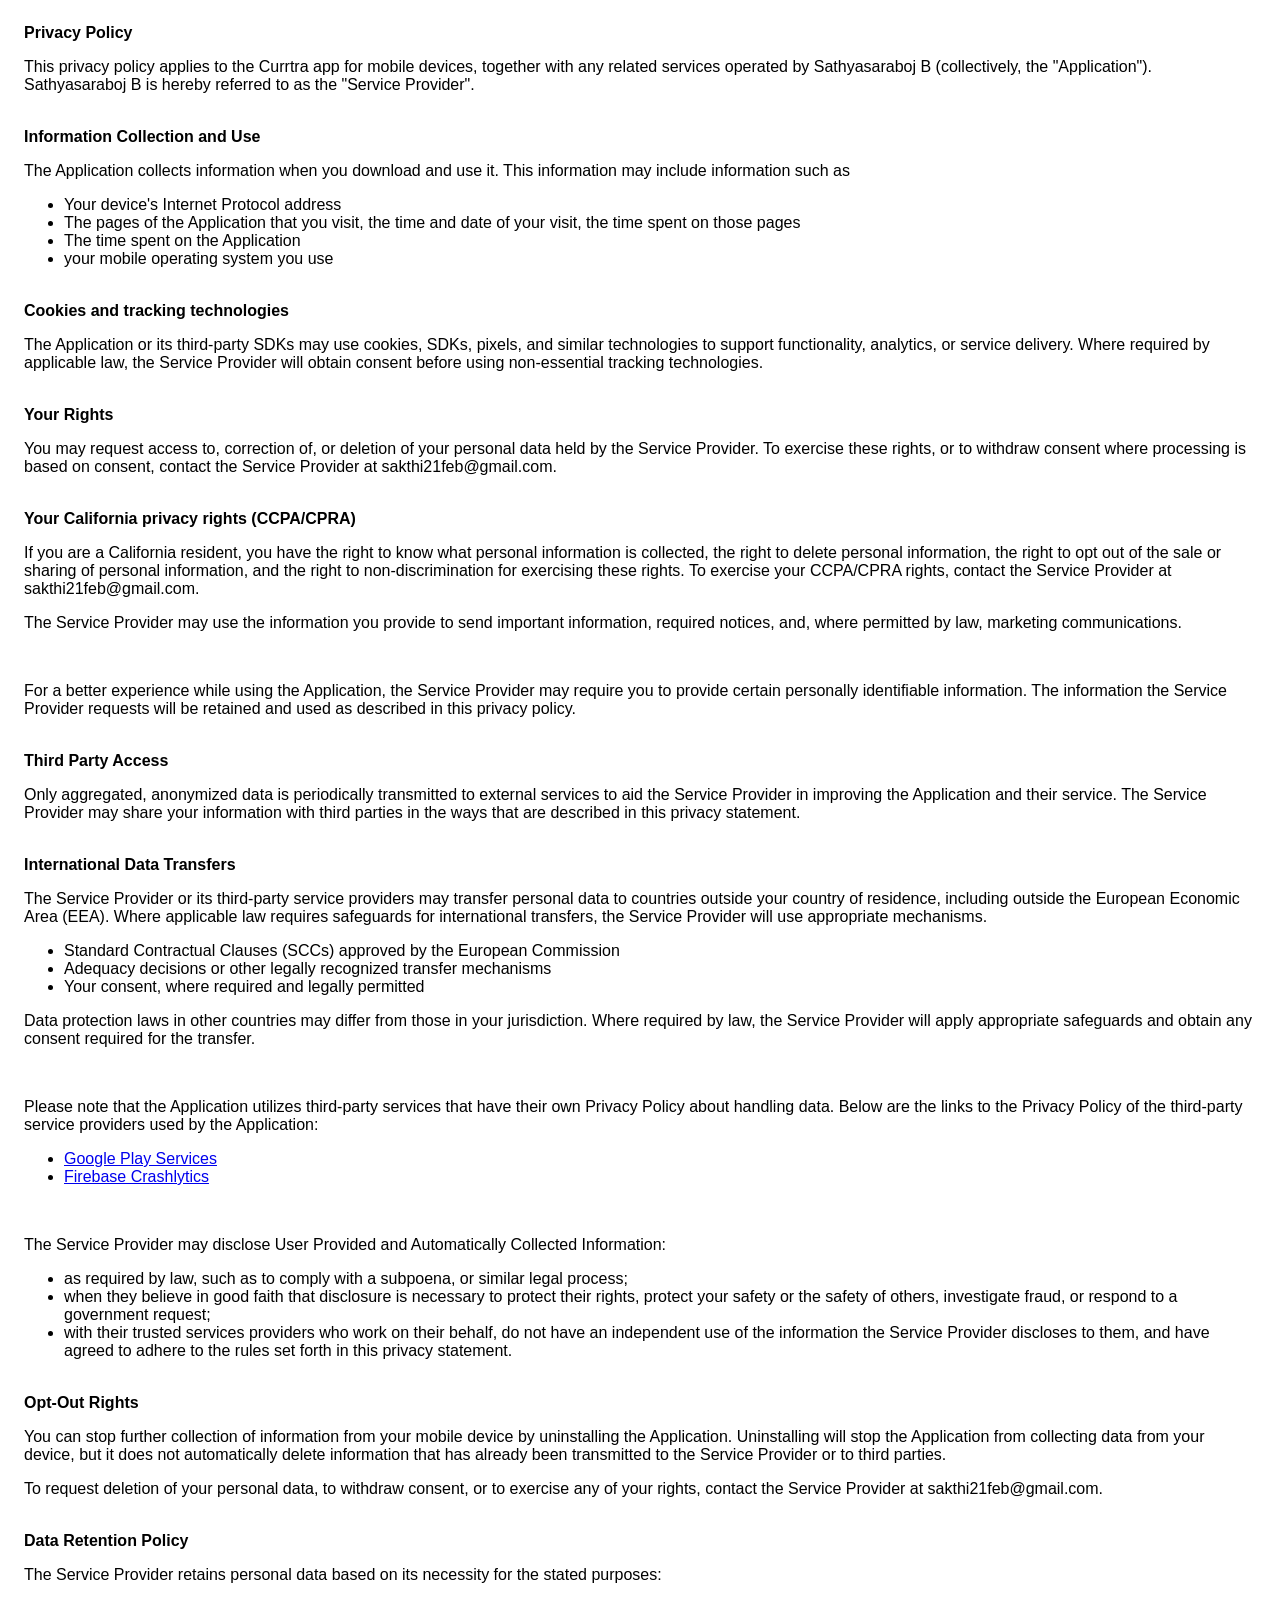
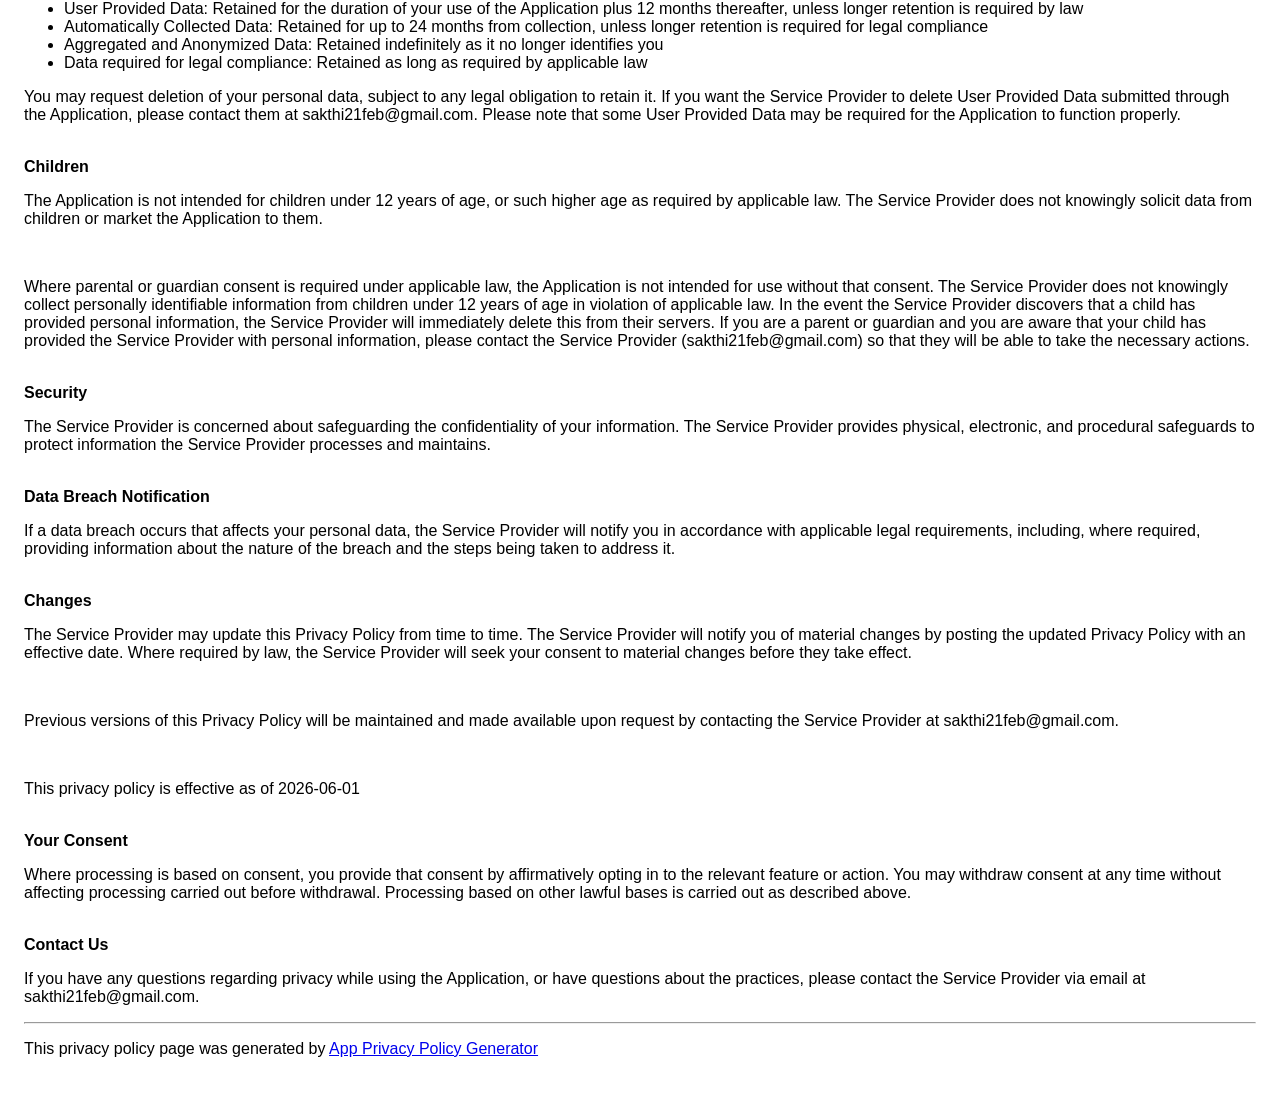
<file: privacy.html>
<!DOCTYPE html>
<html>
<head>
  <meta charset='utf-8'>
  <meta name='viewport' content='width=device-width'>
  <title>Privacy Policy</title>
  <style> body { font-family: 'Helvetica Neue', Helvetica, Arial, sans-serif; padding:1em; } </style>
</head>
<body>
<strong>Privacy Policy</strong><p>This privacy policy applies to the Currtra app for mobile devices, together with any related services operated by Sathyasaraboj B (collectively, the "Application"). Sathyasaraboj B is hereby referred to as the "Service Provider".</p><br><strong>Information Collection and Use</strong><p>The Application collects information when you download and use it. This information may include information such as </p><ul><li>Your device's Internet Protocol address</li><li>The pages of the Application that you visit, the time and date of your visit, the time spent on those pages</li><li>The time spent on the Application</li><li>your mobile operating system you use</li></ul><p></p><br><strong>Cookies and tracking technologies</strong><p>The Application or its third-party SDKs may use cookies, SDKs, pixels, and similar technologies to support functionality, analytics, or service delivery. Where required by applicable law, the Service Provider will obtain consent before using non-essential tracking technologies.</p><!----><br><strong>Your Rights</strong><p>You may request access to, correction of, or deletion of your personal data held by the Service Provider. To exercise these rights, or to withdraw consent where processing is based on consent, contact the Service Provider at sakthi21feb@gmail.com.</p><br><strong>Your California privacy rights (CCPA/CPRA)</strong><p>If you are a California resident, you have the right to know what personal information is collected, the right to delete personal information, the right to opt out of the sale or sharing of personal information, and the right to non-discrimination for exercising these rights. To exercise your CCPA/CPRA rights, contact the Service Provider at sakthi21feb@gmail.com.</p><!----><p>The Service Provider may use the information you provide to send important information, required notices, and, where permitted by law, marketing communications.</p><br><p>For a better experience while using the Application, the Service Provider may require you to provide certain personally identifiable information. The information the Service Provider requests will be retained and used as described in this privacy policy.</p><br><strong>Third Party Access</strong><p>Only aggregated, anonymized data is periodically transmitted to external services to aid the Service Provider in improving the Application and their service. The Service Provider may share your information with third parties in the ways that are described in this privacy statement.</p><br><strong>International Data Transfers</strong><p>The Service Provider or its third-party service providers may transfer personal data to countries outside your country of residence, including outside the European Economic Area (EEA). Where applicable law requires safeguards for international transfers, the Service Provider will use appropriate mechanisms.</p><ul><li>Standard Contractual Clauses (SCCs) approved by the European Commission</li><li>Adequacy decisions or other legally recognized transfer mechanisms</li><li>Your consent, where required and legally permitted</li></ul><p>Data protection laws in other countries may differ from those in your jurisdiction. Where required by law, the Service Provider will apply appropriate safeguards and obtain any consent required for the transfer.</p><div><br><p>Please note that the Application utilizes third-party services that have their own Privacy Policy about handling data. Below are the links to the Privacy Policy of the third-party service providers used by the Application:</p><ul><li><a href="https://www.google.com/policies/privacy/" target="_blank" rel="noopener noreferrer">Google Play Services</a></li><li><a href="https://firebase.google.com/support/privacy/" target="_blank" rel="noopener noreferrer">Firebase Crashlytics</a></li></ul></div><br><p>The Service Provider may disclose User Provided and Automatically Collected Information:</p><ul><li>as required by law, such as to comply with a subpoena, or similar legal process;</li><li>when they believe in good faith that disclosure is necessary to protect their rights, protect your safety or the safety of others, investigate fraud, or respond to a government request;</li><li>with their trusted services providers who work on their behalf, do not have an independent use of the information the Service Provider discloses to them, and have agreed to adhere to the rules set forth in this privacy statement.</li></ul><p></p><br><strong>Opt-Out Rights</strong><div><p>You can stop further collection of information from your mobile device by uninstalling the Application. Uninstalling will stop the Application from collecting data from your device, but it does not automatically delete information that has already been transmitted to the Service Provider or to third parties.</p></div><!----><p>To request deletion of your personal data, to withdraw consent, or to exercise any of your rights, contact the Service Provider at sakthi21feb@gmail.com.</p><br><strong>Data Retention Policy</strong><p>The Service Provider retains personal data based on its necessity for the stated purposes:</p><ul><li>User Provided Data: Retained for the duration of your use of the Application plus 12 months thereafter, unless longer retention is required by law</li><li>Automatically Collected Data: Retained for up to 24 months from collection, unless longer retention is required for legal compliance</li><li>Aggregated and Anonymized Data: Retained indefinitely as it no longer identifies you</li><li>Data required for legal compliance: Retained as long as required by applicable law</li></ul><p>You may request deletion of your personal data, subject to any legal obligation to retain it. If you want the Service Provider to delete User Provided Data submitted through the Application, please contact them at sakthi21feb@gmail.com. Please note that some User Provided Data may be required for the Application to function properly.</p><br><strong>Children</strong><p>The Application is not intended for children under 12 years of age, or such higher age as required by applicable law. The Service Provider does not knowingly solicit data from children or market the Application to them.</p><div><br><p>Where parental or guardian consent is required under applicable law, the Application is not intended for use without that consent. The Service Provider does not knowingly collect personally identifiable information from children under 12 years of age in violation of applicable law. In the event the Service Provider discovers that a child has provided personal information, the Service Provider will immediately delete this from their servers. If you are a parent or guardian and you are aware that your child has provided the Service Provider with personal information, please contact the Service Provider (sakthi21feb@gmail.com) so that they will be able to take the necessary actions.</p></div><br><strong>Security</strong><p>The Service Provider is concerned about safeguarding the confidentiality of your information. The Service Provider provides physical, electronic, and procedural safeguards to protect information the Service Provider processes and maintains.</p><br><strong>Data Breach Notification</strong><p>If a data breach occurs that affects your personal data, the Service Provider will notify you in accordance with applicable legal requirements, including, where required, providing information about the nature of the breach and the steps being taken to address it.</p><br><strong>Changes</strong><p>The Service Provider may update this Privacy Policy from time to time. The Service Provider will notify you of material changes by posting the updated Privacy Policy with an effective date. Where required by law, the Service Provider will seek your consent to material changes before they take effect.</p><br><p>Previous versions of this Privacy Policy will be maintained and made available upon request by contacting the Service Provider at sakthi21feb@gmail.com.</p><br><p>This privacy policy is effective as of 2026-06-01</p><br><strong>Your Consent</strong><p>Where processing is based on consent, you provide that consent by affirmatively opting in to the relevant feature or action. You may withdraw consent at any time without affecting processing carried out before withdrawal. Processing based on other lawful bases is carried out as described above.</p><br><strong>Contact Us</strong><p>If you have any questions regarding privacy while using the Application, or have questions about the practices, please contact the Service Provider via email at sakthi21feb@gmail.com.</p><hr><p>This privacy policy page was generated by <a href="https://app-privacy-policy-generator.nisrulz.com/" target="_blank" rel="noopener noreferrer">App Privacy Policy Generator</a></p>
</body>
</html>
</file>
<file: mock/css/theme.css>
:root {
            --primary: #C5A880;
            --primary-dark: #D4AF37;
            --primary-glow: rgba(197, 168, 128, 0.12);
            --bg-dark: #08090C;
            --surface-dark: rgba(22, 25, 31, 0.75);
            --surface-variant: rgba(30, 33, 41, 0.9);
            --income: #10B981;
            --expense: #F43F5E;
            --saving: #06B6D4;
            --text-white: #F8F9FA;
            --text-secondary: #8E9AA6;
            --border: rgba(197, 168, 128, 0.15);
            --glow: 0 8px 32px 0 rgba(0, 0, 0, 0.6);
        }

        * {
            box-sizing: border-box;
            user-select: none;
            -webkit-user-drag: none;
        }
</file>
<file: mock/css/layout.css>
body {
            font-family: 'Outfit', sans-serif;
            background-color: var(--bg-dark);
            color: var(--text-white);
            margin: 0;
            display: flex;
            justify-content: center;
            align-items: center;
            min-height: 100vh;
            padding: 20px;
            overflow-x: hidden;
            background-image: radial-gradient(circle at 10% 20%, rgba(197, 168, 128, 0.04) 0%, transparent 40%),
                              radial-gradient(circle at 90% 80%, rgba(6, 182, 212, 0.03) 0%, transparent 40%);
        }

        .workspace {
            display: flex;
            max-width: 1100px;
            width: 100%;
            gap: 40px;
            align-items: center;
            justify-content: center;
        }

        .info-panel {
            flex: 1;
            max-width: 500px;
        }

        .info-panel h1 {
            font-size: 38px;
            font-weight: 800;
            margin: 0 0 10px 0;
            color: var(--text-white);
            letter-spacing: -1px;
        }

        .info-panel h1 span {
            color: var(--primary);
            text-shadow: 0 0 20px rgba(197, 168, 128, 0.3);
        }

        .info-panel p {
            color: var(--text-secondary);
            font-size: 16px;
            line-height: 1.6;
            margin: 0 0 24px 0;
        }

        .badge-list {
            display: flex;
            flex-wrap: wrap;
            gap: 8px;
            margin-bottom: 24px;
        }

        .badge-item {
            background-color: var(--surface-dark);
            border: 1px solid var(--border);
            padding: 6px 12px;
            border-radius: 20px;
            font-size: 12px;
            font-weight: 600;
            color: var(--text-secondary);
            display: flex;
            align-items: center;
            gap: 6px;
            backdrop-filter: blur(10px);
        }

        .badge-item span.icon {
            font-size: 16px;
            color: var(--primary);
        }

        .phone-frame {
            width: 375px;
            height: 760px;
            background-color: #0B0C0E;
            border-radius: 48px;
            border: 12px solid #1C1E24;
            box-shadow: 0 30px 60px -15px rgba(0, 0, 0, 0.95),
                        0 0 0 1px rgba(197, 168, 128, 0.08);
            position: relative;
            overflow: hidden;
            display: flex;
            flex-direction: column;
            transition: transform 0.3s cubic-bezier(0.25, 0.8, 0.25, 1);
        }

        .phone-frame:hover {
            transform: translateY(-8px);
        }

        .notch {
            position: absolute;
            top: 0;
            left: 50%;
            transform: translateX(-50%);
            width: 140px;
            height: 24px;
            background-color: #1C1E24;
            border-bottom-left-radius: 18px;
            border-bottom-right-radius: 18px;
            z-index: 1000;
        }

        .status-bar {
            height: 38px;
            padding: 0 24px;
            display: flex;
            justify-content: space-between;
            align-items: flex-end;
            font-size: 11px;
            font-weight: 600;
            color: var(--text-white);
            z-index: 999;
            background-color: transparent;
        }

        .status-bar .right {
            display: flex;
            gap: 6px;
            align-items: center;
        }

        .screen-content {
            flex: 1;
            overflow-y: auto;
            position: relative;
            padding-bottom: 90px;
        }

        .screen-content::-webkit-scrollbar {
            display: none;
        }

        .screen-tab {
            display: none;
            padding: 16px;
            animation: slideUp 0.3s cubic-bezier(0.25, 0.8, 0.25, 1);
        }

        .screen-tab.active {
            display: block;
        }

        @keyframes slideUp {
            from { opacity: 0; transform: translateY(12px); }
            to { opacity: 1; transform: translateY(0); }
        }

        .tab-bar {
            position: absolute;
            bottom: 0;
            left: 0;
            width: 100%;
            height: 76px;
            background: rgba(11, 12, 14, 0.85);
            backdrop-filter: blur(20px);
            border-top: 1px solid var(--border);
            display: flex;
            justify-content: space-around;
            align-items: center;
            padding: 0 8px;
            z-index: 999;
        }

        .tab-item {
            display: flex;
            flex-direction: column;
            align-items: center;
            cursor: pointer;
            color: var(--text-secondary);
            font-size: 10px;
            font-weight: 600;
            transition: color 0.2s ease;
            flex: 1;
        }

        .tab-item.active {
            color: var(--primary);
        }

        .tab-item span.material-icons-round {
            font-size: 24px;
            margin-bottom: 2px;
            transition: transform 0.2s cubic-bezier(0.25, 0.8, 0.25, 1);
        }

        .tab-item:active span.material-icons-round {
            transform: scale(0.85);
        }

        .tab-item-add {
            width: 50px;
            height: 50px;
            background: linear-gradient(135deg, var(--primary) 0%, #A3845B 100%);
            border-radius: 50%;
            display: flex;
            justify-content: center;
            align-items: center;
            color: var(--bg-dark);
            margin-bottom: 14px;
            box-shadow: 0 10px 20px rgba(197, 168, 128, 0.2),
                        inset 0 1px 1px rgba(255, 255, 255, 0.3);
            cursor: pointer;
            transition: transform 0.2s ease, box-shadow 0.2s ease;
        }

        .tab-item-add span.material-icons-round {
            font-size: 28px;
        }

        .tab-item-add:hover {
            transform: scale(1.05) translateY(-2px);
        }

        .tab-item-add:active {
            transform: scale(0.9);
        }
</file>
<file: mock/css/home.css>
/* --- DASHBOARD WIDGETS --- */
        .balance-header {
            padding: 8px 8px 24px 8px;
            text-align: center;
        }

        .balance-header label {
            color: var(--text-secondary);
            font-size: 13px;
            font-weight: 500;
            letter-spacing: 0.5px;
            text-transform: uppercase;
        }

        .balance-header h2 {
            font-size: 38px;
            font-weight: 800;
            margin: 4px 0 0 0;
            color: var(--text-white);
            letter-spacing: -0.5px;
            text-shadow: 0 0 30px rgba(197, 168, 128, 0.1);
        }

        .summary-grid {
            display: grid;
            grid-template-columns: repeat(3, 1fr);
            gap: 10px;
            margin-bottom: 24px;
        }

        .sum-card {
            background-color: var(--surface-dark);
            border: 1px solid var(--border);
            border-radius: 20px;
            padding: 14px 10px;
            text-align: left;
            box-shadow: var(--glow);
            backdrop-filter: blur(10px);
            transition: border-color 0.2s ease;
        }

        .sum-card:hover {
            border-color: rgba(197, 168, 128, 0.3);
        }

        .sum-card .label-row {
            display: flex;
            align-items: center;
            gap: 6px;
            font-size: 10px;
            font-weight: 700;
            color: var(--text-secondary);
            margin-bottom: 6px;
            text-transform: uppercase;
        }

        .sum-card .label-row span.dot {
            width: 8px;
            height: 8px;
            border-radius: 50%;
            box-shadow: 0 0 8px currentColor;
        }

        .sum-card h4 {
            margin: 0;
            font-size: 14px;
            font-weight: 800;
            color: var(--text-white);
            letter-spacing: -0.2px;
        }

        .chart-card {
            background-color: var(--surface-dark);
            border: 1px solid var(--border);
            border-radius: 24px;
            padding: 18px;
            margin-bottom: 24px;
            box-shadow: var(--glow);
            backdrop-filter: blur(10px);
        }

        .chart-header {
            display: flex;
            justify-content: space-between;
            align-items: center;
            margin-bottom: 16px;
        }

        .chart-header h3 {
            margin: 0;
            font-size: 16px;
            font-weight: 700;
            letter-spacing: -0.2px;
        }

        .chart-header .chart-filter {
            background-color: var(--primary-glow);
            padding: 4px 10px;
            border-radius: 20px;
            font-size: 9px;
            font-weight: 800;
            color: var(--primary);
            border: 1px solid rgba(197, 168, 128, 0.2);
        }

        .chart-placeholder {
            height: 120px;
            display: flex;
            align-items: flex-end;
            gap: 12px;
            padding-top: 10px;
        }

        .chart-bar-container {
            flex: 1;
            height: 100%;
            display: flex;
            flex-direction: column;
            justify-content: flex-end;
            align-items: center;
        }

        .chart-bar {
            width: 100%;
            border-radius: 6px;
            transition: height 0.5s cubic-bezier(0.25, 0.8, 0.25, 1);
            cursor: pointer;
            position: relative;
            background: linear-gradient(to top, var(--primary) 0%, #E8D3B7 100%);
            box-shadow: 0 4px 12px var(--primary-glow);
        }

        .chart-bar:hover {
            filter: brightness(1.2);
            box-shadow: 0 0 15px var(--primary);
        }

        .chart-bar-label {
            font-size: 8px;
            color: var(--text-secondary);
            margin-top: 6px;
            font-weight: 700;
            text-transform: uppercase;
        }

        .section-title {
            display: flex;
            justify-content: space-between;
            align-items: center;
            margin-bottom: 14px;
        }

        .section-title h3 {
            margin: 0;
            font-size: 17px;
            font-weight: 700;
            letter-spacing: -0.2px;
        }

        .debt-carousel {
            display: flex;
            gap: 12px;
            overflow-x: auto;
            padding-bottom: 8px;
            margin-bottom: 24px;
        }

        .debt-carousel::-webkit-scrollbar {
            display: none;
        }

        .debt-card-mock {
            flex: 0 0 154px;
            background-color: var(--surface-dark);
            border-radius: 20px;
            padding: 14px;
            border: 1px solid var(--border);
            display: flex;
            flex-direction: column;
            justify-content: space-between;
            height: 94px;
            box-shadow: var(--glow);
            backdrop-filter: blur(10px);
            transition: border-color 0.2s ease;
        }

        .debt-card-mock:hover {
            border-color: rgba(197, 168, 128, 0.3);
        }

        .debt-card-mock .meta {
            font-size: 9px;
            font-weight: 700;
            color: var(--text-secondary);
            text-transform: uppercase;
        }

        .debt-card-mock .name {
            font-size: 13px;
            font-weight: 700;
            color: var(--text-white);
            margin: 2px 0 0 0;
            white-space: nowrap;
            overflow: hidden;
            text-overflow: ellipsis;
        }

        .debt-card-mock .amt {
            font-size: 15px;
            font-weight: 800;
            margin-top: 10px;
        }

        .tx-list {
            display: flex;
            flex-direction: column;
            gap: 10px;
        }

        .tx-row {
            background-color: var(--surface-dark);
            border: 1px solid var(--border);
            border-radius: 20px;
            padding: 14px;
            display: flex;
            justify-content: space-between;
            align-items: center;
            cursor: pointer;
            box-shadow: var(--glow);
            backdrop-filter: blur(10px);
            transition: background-color 0.2s ease, border-color 0.2s ease;
        }

        .tx-row:hover {
            background-color: var(--surface-variant);
            border-color: rgba(197, 168, 128, 0.3);
        }

        .tx-row .left {
            display: flex;
            align-items: center;
            gap: 12px;
            flex: 1;
            min-width: 0;
        }

        .tx-icon-box {
            width: 40px;
            height: 40px;
            border-radius: 14px;
            display: flex;
            justify-content: center;
            align-items: center;
            box-shadow: inset 0 1px 1px rgba(255, 255, 255, 0.1);
        }

        .tx-info {
            min-width: 0;
        }

        .tx-info .title {
            font-size: 14px;
            font-weight: 700;
            color: var(--text-white);
            margin: 0;
            white-space: nowrap;
            overflow: hidden;
            text-overflow: ellipsis;
        }

        .tx-info .details {
            display: flex;
            align-items: center;
            gap: 6px;
            margin-top: 2px;
            font-size: 11px;
            color: var(--text-secondary);
        }

        .payment-tag {
            background-color: rgba(197, 168, 128, 0.05);
            color: var(--primary);
            padding: 2px 6px;
            border-radius: 6px;
            font-size: 9px;
            font-weight: 700;
            border: 1px solid rgba(197, 168, 128, 0.1);
        }

        .tx-row .amt {
            font-size: 15px;
            font-weight: 800;
            padding-left: 10px;
            white-space: nowrap;
        }

        .tx-tag-pill {
            background-color: rgba(255, 215, 0, 0.06);
            color: var(--primary);
            padding: 2px 6px;
            border-radius: 6px;
            font-size: 9px;
            font-weight: 700;
            border: 1px solid rgba(255, 215, 0, 0.18);
            text-shadow: 0 0 2px rgba(255, 215, 0, 0.1);
            letter-spacing: 0.2px;
        }
</file>
<file: mock/css/history.css>
/* history.css - Currently intentionally empty */
</file>
<file: mock/css/add_transaction.css>
﻿        /* --- INPUT FORM WIDGETS --- */
        .form-label {
            font-size: 12px;
            font-weight: 700;
            color: var(--text-secondary);
            margin: 14px 0 6px 0;
            display: block;
            text-transform: uppercase;
            letter-spacing: 0.5px;
        }

        .type-toggle {
            display: flex;
            background-color: var(--surface-dark);
            border-radius: 14px;
            padding: 3px;
            border: 1px solid var(--border);
            margin-bottom: 14px;
        }

        .type-toggle-btn {
            flex: 1;
            text-align: center;
            padding: 8px 4px;
            border-radius: 11px;
            font-size: 11px;
            font-weight: 700;
            color: var(--text-secondary);
            cursor: pointer;
            transition: background-color 0.2s ease, color 0.2s ease;
        }

        .type-toggle-btn.active {
            background-color: var(--primary);
            color: var(--bg-dark);
            box-shadow: 0 4px 10px var(--primary-glow);
            font-weight: 800;
        }

        .input-amount-box {
            background-color: var(--surface-dark);
            border: 1px solid var(--border);
            border-radius: 20px;
            padding: 16px;
            display: flex;
            justify-content: space-between;
            align-items: center;
            margin-bottom: 14px;
            box-shadow: var(--glow);
        }

        .input-amount-box span.prefix {
            font-size: 28px;
            font-weight: 800;
            color: var(--primary);
            text-shadow: 0 0 10px var(--primary-glow);
        }

        .input-amount-box input {
            background-color: transparent;
            border: none;
            color: var(--text-white);
            font-size: 28px;
            font-weight: 800;
            text-align: right;
            width: 100%;
            outline: none;
        }

        .chip-grid {
            display: grid;
            grid-template-columns: repeat(3, 1fr);
            gap: 8px;
            margin-bottom: 14px;
        }

        .chip-option {
            background-color: var(--surface-dark);
            border: 1px solid var(--border);
            border-radius: 14px;
            padding: 12px 4px;
            text-align: center;
            cursor: pointer;
            font-size: 11px;
            font-weight: 700;
            color: var(--text-secondary);
            transition: all 0.2s ease;
            box-shadow: var(--glow);
        }

        .chip-option.active {
            background-color: var(--primary);
            color: var(--bg-dark);
            border-color: var(--primary);
            box-shadow: 0 4px 12px var(--primary-glow);
            font-weight: 800;
        }

        .custom-dropdown {
            background-color: var(--surface-dark);
            border: 1px solid var(--border);
            border-radius: 14px;
            padding: 14px;
            color: var(--text-white);
            font-size: 13px;
            font-weight: 600;
            display: flex;
            justify-content: space-between;
            align-items: center;
            cursor: pointer;
            margin-bottom: 14px;
            box-shadow: var(--glow);
        }

        .custom-dropdown:hover {
            border-color: rgba(197, 168, 128, 0.3);
        }

        .dropdown-menu-list {
            background-color: var(--surface-variant);
            border: 1px solid var(--border);
            border-radius: 14px;
            margin-top: 4px;
            overflow: hidden;
            display: none;
            position: absolute;
            width: 100%;
            z-index: 100;
            box-shadow: 0 10px 25px rgba(0, 0, 0, 0.6);
        }

        .dropdown-menu-list.show {
            display: block;
        }

        .dropdown-menu-item {
            padding: 12px 14px;
            font-size: 13px;
            color: var(--text-white);
            cursor: pointer;
            transition: background-color 0.2s ease;
        }

        .dropdown-menu-item:hover {
            background-color: var(--primary-glow);
            color: var(--primary);
        }

        .custom-text-input {
            width: 100%;
            background-color: var(--surface-dark);
            border: 1px solid var(--border);
            border-radius: 14px;
            padding: 14px;
            color: var(--text-white);
            font-size: 13px;
            outline: none;
            margin-bottom: 20px;
            box-shadow: var(--glow);
        }

        .custom-text-input:focus {
            border-color: var(--primary);
        }

        .submit-btn {
            background-color: var(--primary);
            color: var(--bg-dark);
            border: none;
            border-radius: 14px;
            padding: 14px;
            font-size: 14px;
            font-weight: 800;
            width: 100%;
            cursor: pointer;
            text-align: center;
            box-shadow: 0 8px 16px rgba(197, 168, 128, 0.2);
            transition: transform 0.2s ease;
        }

        .submit-btn:active {
            transform: scale(0.97);
        }
</file>
<file: mock/css/budgets.css>
﻿        /* --- BUDGETS SCREEN --- */
        .budget-list {
            display: flex;
            flex-direction: column;
            gap: 12px;
        }

        .budget-row {
            background-color: var(--surface-dark);
            border: 1px solid var(--border);
            border-radius: 24px;
            padding: 18px;
            box-shadow: var(--glow);
            backdrop-filter: blur(10px);
        }

        .budget-info-row {
            display: flex;
            justify-content: space-between;
            align-items: center;
            margin-bottom: 12px;
        }

        .budget-category-title {
            font-size: 15px;
            font-weight: 700;
            color: var(--text-white);
            margin: 0;
            letter-spacing: -0.2px;
        }

        .budget-detail-limit {
            font-size: 11px;
            color: var(--text-secondary);
            margin-top: 2px;
            display: block;
        }

        .progress-track {
            height: 8px;
            background-color: rgba(255, 255, 255, 0.05);
            border-radius: 6px;
            overflow: hidden;
            width: 100%;
        }

        .progress-bar-fill {
            height: 100%;
            border-radius: 6px;
            transition: width 0.6s cubic-bezier(0.25, 0.8, 0.25, 1);
        }

        .budget-warning {
            font-size: 10px;
            font-weight: 700;
            margin-top: 8px;
            text-transform: uppercase;
            letter-spacing: 0.5px;
        }
</file>
<file: mock/css/analytics.css>
/* --- ANALYTICS SCREEN & VISUALIZATIONS --- */
.analytics-metric-grid {
    display: grid;
    grid-template-columns: 1fr 1fr;
    gap: 12px;
    margin-bottom: 16px;
}

.analytics-card-premium {
    background-color: var(--surface-dark);
    border: 1px solid var(--border);
    border-radius: 20px;
    padding: 16px;
    box-shadow: var(--glow);
    position: relative;
    overflow: hidden;
    backdrop-filter: blur(10px);
}

.analytics-card-premium::before {
    content: '';
    position: absolute;
    top: 0;
    left: 0;
    width: 100%;
    height: 100%;
    background: radial-gradient(circle at 100% 0%, rgba(197, 168, 128, 0.04) 0%, transparent 60%);
    pointer-events: none;
}

.analytics-card-premium .label {
    font-size: 10px;
    font-weight: 700;
    color: var(--text-secondary);
    text-transform: uppercase;
    letter-spacing: 0.5px;
}

.analytics-card-premium .value {
    font-size: 20px;
    font-weight: 800;
    color: var(--text-white);
    margin: 6px 0 4px 0;
    letter-spacing: -0.5px;
}

.analytics-card-premium .change-indicator {
    font-size: 9px;
    font-weight: 700;
    display: flex;
    align-items: center;
    gap: 3px;
    text-transform: uppercase;
    letter-spacing: 0.3px;
}

.analytics-card-premium .change-indicator.positive {
    color: var(--income);
}

.analytics-card-premium .change-indicator.negative {
    color: var(--expense);
}

/* Donut Chart Visual Layout */
.donut-chart-container {
    display: flex;
    flex-direction: column;
    align-items: center;
    justify-content: center;
    padding: 12px 0 4px 0;
}

.donut-chart-mock {
    width: 140px;
    height: 140px;
    border-radius: 50%;
    background: conic-gradient(
        var(--expense) 0% 40%, 
        #FFB300 40% 75%, 
        var(--saving) 75% 100%
    );
    display: flex;
    align-items: center;
    justify-content: center;
    position: relative;
    box-shadow: 0 8px 24px rgba(0,0,0,0.5),
                0 0 0 1px rgba(255,255,255,0.05);
    margin-bottom: 20px;
    transition: background 0.5s ease;
}

.donut-chart-mock::after {
    content: '';
    position: absolute;
    width: 96px;
    height: 96px;
    border-radius: 50%;
    background-color: #08090C;
    box-shadow: inset 0 4px 12px rgba(0,0,0,0.85);
}

.donut-chart-center-text {
    position: absolute;
    z-index: 10;
    text-align: center;
}

.donut-chart-center-text .title {
    font-size: 9px;
    font-weight: 700;
    color: var(--text-secondary);
    text-transform: uppercase;
    letter-spacing: 0.5px;
    display: block;
}

.donut-chart-center-text .value {
    font-size: 15px;
    font-weight: 800;
    color: var(--primary);
    margin-top: 2px;
}

.donut-legend {
    width: 100%;
    display: flex;
    flex-direction: column;
    gap: 8px;
}

.legend-item {
    display: flex;
    justify-content: space-between;
    align-items: center;
    background-color: rgba(255,255,255,0.01);
    border: 1px solid var(--border);
    border-radius: 12px;
    padding: 10px 14px;
    transition: border-color 0.2s ease;
}

.legend-item:hover {
    border-color: rgba(197, 168, 128, 0.25);
}

.legend-item-left {
    display: flex;
    align-items: center;
    gap: 10px;
}

.legend-color-dot {
    width: 8px;
    height: 8px;
    border-radius: 50%;
}

.legend-item-title {
    font-size: 12px;
    font-weight: 600;
    color: var(--text-white);
}

.legend-item-pct {
    font-size: 12px;
    font-weight: 800;
    color: var(--primary);
}

/* Trends Chart Visual layout */
.trends-chart-mock {
    background-color: var(--surface-dark);
    border: 1px solid var(--border);
    border-radius: 24px;
    padding: 18px;
    margin-bottom: 16px;
    box-shadow: var(--glow);
    backdrop-filter: blur(10px);
}

.trends-chart-header {
    display: flex;
    justify-content: space-between;
    align-items: center;
    margin-bottom: 16px;
}

.trends-chart-title {
    font-size: 14px;
    font-weight: 700;
    color: var(--text-white);
}

.trends-chart-bars {
    height: 120px;
    display: flex;
    justify-content: space-around;
    align-items: flex-end;
    border-bottom: 1px dashed rgba(255,255,255,0.08);
    padding-bottom: 12px;
    margin-bottom: 12px;
}

.trends-bar-pair-container {
    display: flex;
    flex-direction: column;
    align-items: center;
}

.trends-bar-pair {
    display: flex;
    gap: 4px;
    align-items: flex-end;
    height: 90px;
}

.trends-bar {
    width: 10px;
    border-radius: 3px 3px 0 0;
    transition: height 0.6s cubic-bezier(0.25, 0.8, 0.25, 1);
}

.trends-bar.income {
    background-color: var(--income);
    box-shadow: 0 4px 8px rgba(16, 185, 129, 0.15);
}

.trends-bar.expense {
    background-color: var(--expense);
    box-shadow: 0 4px 8px rgba(244, 63, 94, 0.15);
}

.trends-bar-label {
    font-size: 9px;
    color: var(--text-secondary);
    text-align: center;
    display: block;
    margin-top: 6px;
    font-weight: 600;
}

.trends-legend-indicator {
    display: flex;
    gap: 16px;
    justify-content: center;
    font-size: 9px;
    font-weight: 700;
    color: var(--text-secondary);
    text-transform: uppercase;
    letter-spacing: 0.5px;
}

/* Time Filter Tabs */
.time-filter-tabs {
    display: flex;
    justify-content: space-between;
    background-color: rgba(255, 255, 255, 0.03);
    border: 1px solid var(--border);
    border-radius: 12px;
    padding: 4px;
    margin-bottom: 16px;
}

.time-filter-btn {
    flex: 1;
    text-align: center;
    padding: 6px 4px;
    font-size: 11px;
    font-weight: 700;
    color: var(--text-secondary);
    border-radius: 8px;
    cursor: pointer;
    transition: all 0.25s ease;
    text-transform: uppercase;
    letter-spacing: 0.5px;
}

.time-filter-btn.active {
    background-color: var(--primary);
    color: var(--bg-dark);
    box-shadow: 0 4px 12px rgba(197, 168, 128, 0.25);
}

/* Insight Carousel Cards */
.insight-carousel-container {
    margin-bottom: 16px;
}

.insight-card {
    background: linear-gradient(135deg, rgba(22, 25, 31, 0.95) 0%, rgba(197, 168, 128, 0.03) 100%);
    border: 1px solid rgba(197, 168, 128, 0.25);
    border-radius: 20px;
    padding: 16px;
    box-shadow: var(--glow), 0 0 15px rgba(197, 168, 128, 0.05);
    position: relative;
    overflow: hidden;
}

.insight-card::after {
    content: '';
    position: absolute;
    top: -50%;
    left: -50%;
    width: 200%;
    height: 200%;
    background: linear-gradient(45deg, transparent 45%, rgba(255, 255, 255, 0.03) 50%, transparent 55%);
    transform: rotate(45deg);
    pointer-events: none;
    animation: shine-sweep 6s infinite linear;
}

@keyframes shine-sweep {
    0% { transform: translate(-30%, -30%) rotate(45deg); }
    100% { transform: translate(30%, 30%) rotate(45deg); }
}

.insight-card .header-row {
    display: flex;
    align-items: center;
    gap: 8px;
    margin-bottom: 8px;
}

.insight-card .insight-icon {
    font-size: 18px;
    color: var(--primary);
}

.insight-card .insight-title {
    font-size: 11px;
    font-weight: 700;
    text-transform: uppercase;
    letter-spacing: 0.5px;
    color: var(--primary);
}

.insight-card .insight-body {
    font-size: 12px;
    color: var(--text-white);
    line-height: 1.4;
    margin-bottom: 10px;
}

.insight-card .insight-metric-tag {
    display: inline-flex;
    align-items: center;
    background-color: rgba(197, 168, 128, 0.1);
    border: 1px solid rgba(197, 168, 128, 0.2);
    border-radius: 8px;
    padding: 4px 8px;
    font-size: 10px;
    font-weight: 700;
    color: var(--primary);
}

/* Interactive Drilldown Panel */
.interactive-drilldown-card {
    background-color: var(--surface-variant);
    border: 1px solid var(--primary);
    border-radius: 20px;
    padding: 16px;
    margin-top: 16px;
    box-shadow: var(--glow), 0 0 20px rgba(197, 168, 128, 0.1);
    animation: fade-slide-in 0.3s cubic-bezier(0.25, 0.8, 0.25, 1);
}

@keyframes fade-slide-in {
    from { opacity: 0; transform: translateY(10px); }
    to { opacity: 1; transform: translateY(0); }
}

.drilldown-header {
    display: flex;
    justify-content: space-between;
    align-items: center;
    margin-bottom: 12px;
    border-bottom: 1px solid rgba(255, 255, 255, 0.05);
    padding-bottom: 8px;
}

.drilldown-header h4 {
    margin: 0;
    font-size: 14px;
    font-weight: 700;
    color: var(--primary);
}

.close-drilldown-btn {
    font-size: 18px;
    color: var(--text-secondary);
    cursor: pointer;
    transition: color 0.2s;
}

.close-drilldown-btn:hover {
    color: var(--expense);
}

.drilldown-stats {
    display: flex;
    justify-content: space-between;
    gap: 8px;
    margin-bottom: 12px;
    background-color: rgba(0, 0, 0, 0.2);
    border-radius: 12px;
    padding: 8px 12px;
}

.drilldown-stat-item {
    display: flex;
    flex-direction: column;
}

.drilldown-stat-item .lbl {
    font-size: 8px;
    text-transform: uppercase;
    color: var(--text-secondary);
    font-weight: 700;
}

.drilldown-stat-item .val {
    font-size: 11px;
    font-weight: 700;
    color: var(--text-white);
}

.drilldown-tx-list {
    max-height: 150px;
    overflow-y: auto;
    display: flex;
    flex-direction: column;
    gap: 6px;
    padding-right: 4px;
}

.drilldown-tx-list::-webkit-scrollbar {
    width: 3px;
}

.drilldown-tx-list::-webkit-scrollbar-thumb {
    background-color: var(--border);
    border-radius: 2px;
}

/* Clickable Week Chronology */
.trends-bar-pair-container {
    cursor: pointer;
    padding: 4px;
    border-radius: 8px;
    transition: all 0.2s ease;
}

.trends-bar-pair-container:hover {
    background-color: rgba(255, 255, 255, 0.04);
}

.trends-bar-pair-container.active {
    background-color: rgba(197, 168, 128, 0.08);
    outline: 1px dashed var(--primary);
}
</file>
<file: mock/css/settings.css>
/* --- SETTINGS SCREEN & PAYMENT INSTRUMENTS --- */
        .settings-menu {
            display: flex;
            flex-direction: column;
            gap: 12px;
        }

        .settings-card {
            background-color: var(--surface-dark);
            border: 1px solid var(--border);
            border-radius: 20px;
            padding: 16px;
            box-shadow: var(--glow);
        }

        .settings-row {
            display: flex;
            justify-content: space-between;
            align-items: center;
            padding: 12px 0;
            border-bottom: 1px solid rgba(255, 255, 255, 0.04);
            cursor: pointer;
        }

        .settings-row:last-child {
            border-bottom: none;
            padding-bottom: 0;
        }

        .settings-row:first-child {
            padding-top: 0;
        }

        .settings-row .left {
            display: flex;
            align-items: center;
            gap: 12px;
        }

        .settings-row .left span.icon {
            color: var(--primary);
            font-size: 22px;
        }

        .settings-row .left span.title {
            font-size: 14px;
            font-weight: 700;
            color: var(--text-white);
        }

        .settings-row .right-arrow {
            color: var(--text-secondary);
            font-size: 18px;
        }

        /* --- UNIFIED MANAGEMENT CARDS & PAYMENTS --- */
        .account-card-premium {
            background: linear-gradient(135deg, rgba(30, 33, 41, 0.95) 0%, rgba(18, 20, 25, 0.95) 100%);
            border: 1px solid var(--border);
            border-radius: 20px;
            padding: 16px;
            margin-bottom: 14px;
            box-shadow: var(--glow), inset 0 1px 0 rgba(255,255,255,0.05);
            transition: all 0.3s cubic-bezier(0.25, 0.8, 0.25, 1);
            position: relative;
            overflow: hidden;
            cursor: pointer;
        }
        
        .account-card-premium::before {
            content: '';
            position: absolute;
            top: 0;
            left: 0;
            width: 100%;
            height: 100%;
            background: radial-gradient(circle at 100% 0%, rgba(197, 168, 128, 0.06) 0%, transparent 70%);
            pointer-events: none;
        }

        .account-card-premium:hover {
            border-color: var(--primary);
            box-shadow: 0 12px 24px rgba(0,0,0,0.8), 0 0 12px rgba(197, 168, 128, 0.1);
        }

        .account-card-premium.expanded {
            border-color: var(--primary);
            box-shadow: 0 12px 30px rgba(0,0,0,0.9), 0 0 16px rgba(197, 168, 128, 0.15);
        }

        .account-card-header {
            display: flex;
            justify-content: space-between;
            align-items: center;
        }

        .account-card-meta {
            display: flex;
            align-items: center;
            gap: 12px;
        }

        .account-card-icon {
            width: 42px;
            height: 42px;
            background-color: rgba(197, 168, 128, 0.08);
            border-radius: 12px;
            display: flex;
            align-items: center;
            justify-content: center;
            color: var(--primary);
            border: 1px solid var(--border);
        }

        .account-card-title {
            font-size: 15px;
            font-weight: 700;
            color: var(--text-white);
            margin: 0;
            letter-spacing: -0.2px;
        }

        .account-card-subtitle {
            font-size: 11px;
            color: var(--text-secondary);
            margin-top: 2px;
            display: block;
        }

        .account-card-balance {
            text-align: right;
        }

        .account-card-balance .amt {
            font-size: 16px;
            font-weight: 800;
            color: var(--primary);
        }

        .account-card-balance .label {
            font-size: 9px;
            color: var(--text-secondary);
            text-transform: uppercase;
            letter-spacing: 0.5px;
            display: block;
            margin-top: 2px;
        }

        /* Expanded Details panel */
        .account-card-details {
            max-height: 0;
            overflow: hidden;
            transition: max-height 0.3s cubic-bezier(0.25, 0.8, 0.25, 1);
            margin-top: 0;
            border-top: 1px dashed transparent;
            padding-top: 0;
        }

        .account-card-premium.expanded .account-card-details {
            max-height: 500px;
            margin-top: 16px;
            border-top: 1px dashed var(--border);
            padding-top: 16px;
        }

        .instrument-management-title {
            font-size: 11px;
            font-weight: 700;
            color: var(--text-secondary);
            text-transform: uppercase;
            letter-spacing: 0.5px;
            margin: 0 0 10px 0;
            display: flex;
            justify-content: space-between;
            align-items: center;
        }

        .instruments-checkbox-grid {
            display: grid;
            grid-template-columns: repeat(2, 1fr);
            gap: 8px;
            margin-bottom: 12px;
        }

        .instrument-check-pill {
            background-color: rgba(255,255,255,0.02);
            border: 1px solid rgba(255,255,255,0.05);
            border-radius: 10px;
            padding: 8px 10px;
            font-size: 11px;
            font-weight: 600;
            color: var(--text-secondary);
            display: flex;
            align-items: center;
            justify-content: space-between;
            cursor: pointer;
            transition: all 0.2s ease;
        }

        .instrument-check-pill.linked {
            background-color: var(--primary-glow);
            border-color: var(--primary);
            color: var(--primary);
        }

        .instrument-check-pill.linked span.indicator {
            color: var(--primary);
        }

        .instrument-check-pill span.indicator {
            font-size: 14px;
            color: rgba(255,255,255,0.15);
        }

        .inline-action-row {
            display: flex;
            gap: 8px;
            margin-top: 12px;
        }

        .inline-action-input {
            flex: 1;
            background-color: rgba(0, 0, 0, 0.25);
            border: 1px solid var(--border);
            border-radius: 10px;
            padding: 8px 12px;
            color: var(--text-white);
            font-size: 11px;
            outline: none;
        }

        .inline-action-input:focus {
            border-color: var(--primary);
        }

        .inline-action-btn {
            background-color: var(--primary);
            color: var(--bg-dark);
            border: none;
            border-radius: 10px;
            padding: 0 14px;
            font-size: 11px;
            font-weight: 800;
            cursor: pointer;
            display: flex;
            align-items: center;
            justify-content: center;
        }

        .inline-delete-account-btn {
            background-color: rgba(244, 63, 94, 0.08);
            border: 1px solid rgba(244, 63, 94, 0.2);
            color: var(--expense);
            border-radius: 10px;
            padding: 8px;
            font-size: 11px;
            font-weight: 700;
            width: 100%;
            cursor: pointer;
            text-align: center;
            margin-top: 12px;
            transition: all 0.2s ease;
        }

        .inline-delete-account-btn:hover {
            background-color: rgba(244, 63, 94, 0.15);
            border-color: var(--expense);
        }

        /* Debt Card Layout inside Overlay */
        .debt-card-row {
            background-color: rgba(255, 255, 255, 0.02);
            border: 1px solid var(--border);
            border-radius: 16px;
            padding: 14px;
            position: relative;
            display: flex;
            flex-direction: column;
            gap: 8px;
            transition: all 0.2s ease;
        }

        .debt-card-row:hover {
            border-color: rgba(197, 168, 128, 0.25);
        }

        .debt-card-row .top-row {
            display: flex;
            justify-content: space-between;
            align-items: center;
        }

        .debt-card-row .person-name {
            font-size: 14px;
            font-weight: 700;
            color: var(--text-white);
        }

        .debt-card-row .debt-badge {
            font-size: 8px;
            font-weight: 800;
            padding: 2px 6px;
            border-radius: 6px;
            text-transform: uppercase;
            letter-spacing: 0.5px;
        }

        .debt-card-row .debt-badge.lent {
            background-color: rgba(16, 185, 129, 0.1);
            color: var(--income);
            border: 1px solid rgba(16, 185, 129, 0.2);
        }

        .debt-card-row .debt-badge.borrowed {
            background-color: rgba(244, 63, 94, 0.1);
            color: var(--expense);
            border: 1px solid rgba(244, 63, 94, 0.2);
        }

        .debt-card-row .debt-badge.settled {
            background-color: rgba(255, 255, 255, 0.05);
            color: var(--text-secondary);
            border: 1px solid rgba(255, 255, 255, 0.1);
        }

        .debt-card-row .mid-row {
            display: flex;
            justify-content: space-between;
            align-items: flex-end;
        }

        .debt-card-row .amt {
            font-size: 16px;
            font-weight: 800;
            letter-spacing: -0.5px;
        }

        .debt-card-row .wallet-tag {
            font-size: 9px;
            font-weight: 700;
            color: var(--text-secondary);
            background-color: rgba(255, 255, 255, 0.03);
            padding: 2px 6px;
            border-radius: 6px;
            border: 1px solid var(--border);
        }

        .debt-card-row .notes {
            font-size: 11px;
            color: var(--text-secondary);
            line-height: 1.4;
            border-top: 1px dashed rgba(255, 255, 255, 0.05);
            padding-top: 6px;
            margin-top: 2px;
        }

        .debt-card-row .action-row {
            display: flex;
            justify-content: flex-end;
            gap: 8px;
            margin-top: 4px;
        }

        .debt-card-row .settle-btn {
            background-color: var(--primary-glow);
            color: var(--primary);
            border: 1px solid var(--primary);
            border-radius: 8px;
            padding: 6px 12px;
            font-size: 10px;
            font-weight: 700;
            cursor: pointer;
            transition: all 0.2s;
        }

        .debt-card-row .settle-btn:hover {
            background-color: var(--primary);
            color: var(--bg-dark);
        }

        .debt-card-row .delete-btn {
            background-color: rgba(244, 63, 94, 0.1);
            color: var(--expense);
            border: 1px solid rgba(244, 63, 94, 0.2);
            border-radius: 8px;
            padding: 4px 8px;
            font-size: 10px;
            cursor: pointer;
            display: flex;
            align-items: center;
            justify-content: center;
        }

        .debt-card-row .delete-btn:hover {
            background-color: var(--expense);
            color: var(--text-white);
        }
</file>
<file: mock/css/overlays.css>
﻿        /* Management Panel Overlay Sub-view */
        .sub-view-overlay {
            position: absolute;
            top: 38px;
            left: 0;
            width: 100%;
            height: calc(100% - 114px);
            background-color: #0B0C0E;
            z-index: 100;
            padding: 16px;
            display: none;
            overflow-y: auto;
            animation: slideLeft 0.3s cubic-bezier(0.25, 0.8, 0.25, 1);
        }

        .sub-view-overlay.show {
            display: block;
        }

        @keyframes slideLeft {
            from { transform: translateX(100%); }
            to { transform: translateX(0); }
        }

        .sub-view-header {
            display: flex;
            align-items: center;
            gap: 12px;
            margin-bottom: 20px;
        }

        .sub-view-header h3 {
            margin: 0;
            font-size: 18px;
            font-weight: 700;
        }

        .back-icon-btn {
            cursor: pointer;
            color: var(--text-secondary);
        }

        .linked-mode-item {
            background-color: var(--surface-dark);
            border: 1px solid var(--border);
            border-radius: 14px;
            padding: 12px 16px;
            display: flex;
            justify-content: space-between;
            align-items: center;
            margin-bottom: 8px;
        }

        .linked-mode-item span.title {
            font-size: 13px;
            font-weight: 600;
        }

        .linked-mode-item span.del-btn {
            color: var(--expense);
            cursor: pointer;
            font-size: 18px;
        }

        /* Sub-view Overlay inner tabs */
        .sub-view-tabs {
            display: flex;
            background-color: var(--surface-dark);
            border-radius: 10px;
            padding: 2px;
            border: 1px solid var(--border);
            margin-bottom: 16px;
        }

        .sub-view-tab-btn {
            flex: 1;
            text-align: center;
            padding: 6px 2px;
            border-radius: 8px;
            font-size: 11px;
            font-weight: 700;
            color: var(--text-secondary);
            cursor: pointer;
        }

        .sub-view-tab-btn.active {
            background-color: var(--primary);
            color: var(--bg-dark);
            font-weight: 800;
        }

        /* Repeating Taxonomy UI Elements */
        .tax-alert-info {
            background-color: rgba(197, 168, 128, 0.06);
            border: 1px solid var(--border);
            border-radius: 12px;
            padding: 10px 12px;
            font-size: 10px;
            line-height: 1.4;
            color: var(--text-secondary);
            margin-bottom: 16px;
            display: flex;
            gap: 8px;
            align-items: flex-start;
        }

        .tax-alert-info span.info-icon {
            color: var(--primary);
            font-size: 16px;
        }

        .category-row-premium {
            background-color: var(--surface-dark);
            border: 1px solid var(--border);
            border-radius: 14px;
            padding: 12px 16px;
            display: flex;
            justify-content: space-between;
            align-items: center;
            margin-bottom: 8px;
            box-shadow: var(--glow);
            transition: border-color 0.2s ease;
        }

        .category-row-premium:hover {
            border-color: rgba(197, 168, 128, 0.3);
        }

        .category-row-premium .left-side {
            display: flex;
            align-items: center;
            gap: 12px;
        }

        .category-row-premium .cat-dot {
            width: 8px;
            height: 8px;
            border-radius: 50%;
        }

        .category-row-premium .cat-name {
            font-size: 13px;
            font-weight: 600;
            color: var(--text-white);
        }

        .category-row-premium .repeat-label {
            font-size: 9px;
            font-weight: 700;
            background-color: rgba(6, 182, 212, 0.1);
            color: var(--saving);
            padding: 2px 6px;
            border-radius: 4px;
            margin-left: 8px;
            text-transform: uppercase;
            letter-spacing: 0.3px;
            display: inline-flex;
            align-items: center;
            gap: 3px;
        }

        .category-row-premium .repeat-label.expense {
            background-color: rgba(244, 63, 94, 0.1);
            color: var(--expense);
        }

        .category-row-premium .repeat-label.income {
            background-color: rgba(16, 185, 129, 0.1);
            color: var(--income);
        }

        .category-row-premium .repeat-btn-delete {
            color: var(--text-secondary);
            cursor: pointer;
            font-size: 18px;
            transition: color 0.2s ease;
        }

        .category-row-premium .repeat-btn-delete:hover {
            color: var(--expense);
        }

        .taxonomy-badge-pill {
            font-size: 9px;
            font-weight: 700;
            color: var(--primary);
            background-color: rgba(197, 168, 128, 0.08);
            border: 1px solid var(--border);
            padding: 1px 4px;
            border-radius: 4px;
            margin-left: auto;
        }
</file>
